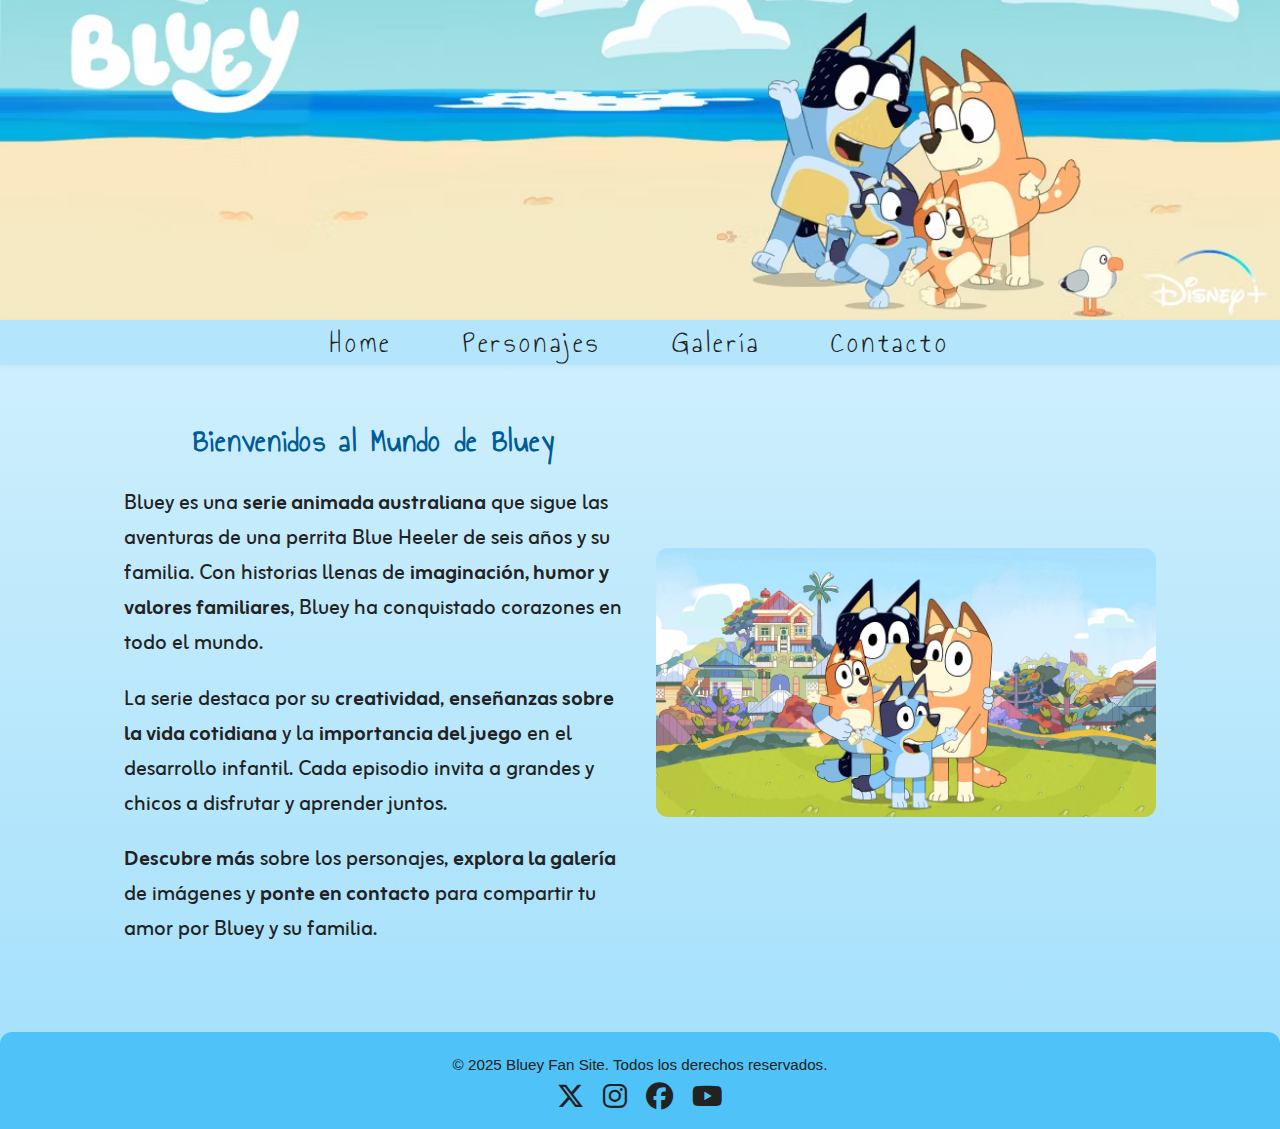
<file: index.html>
<!DOCTYPE html>
<html lang="es">
<head>
    <meta charset="UTF-8">
    <meta name="viewport" content="width=device-width, initial-scale=1.0">
    <title>Bluey - Página de Inicio</title>
    <link rel="preconnect" href="https://fonts.googleapis.com">
    <link rel="preconnect" href="https://fonts.gstatic.com" crossorigin>
    <link href="https://fonts.googleapis.com/css2?family=Annie+Use+Your+Telescope&family=Zain:wght@400;700&display=swap" rel="stylesheet">
    <link rel="stylesheet" href="css/estilos.css">
    <link rel="icon" href="img/logo-bluey.png">
    <!-- Iconos redes sociales (Font Awesome CDN) -->
    <link rel="stylesheet" href="https://cdnjs.cloudflare.com/ajax/libs/font-awesome/6.4.2/css/all.min.css">
</head>
<body>
    <header>
        <div class="header-top">
            <a href="index.html"><img src="img/Cabecera_bluey.webp" alt="Bluey cabecera" class="header-bg-img"></a>
        </div>
    <div class="header-bottom">
            <nav>
                <div class="hamburger" aria-label="Abrir menú" tabindex="0">
                    <span></span>
                    <span></span>
                    <span></span>
                </div>
                <div class="menu">
                    <a href="index.html">Home</a>
                    <a href="personajes.html">Personajes</a>
                    <a href="galeria.html">Galería</a>
                    <a href="contacto.html">Contacto</a>
                </div>
            </nav>
        </div>
    </header>
    <main>
        <section class="col">
            <h1>Bienvenidos al Mundo de Bluey</h1>
            <p class="zain-bold">Bluey es una <strong>serie animada australiana</strong> que sigue las aventuras de una perrita Blue Heeler de seis años y su familia. Con historias llenas de <strong>imaginación, humor y valores familiares</strong>, Bluey ha conquistado corazones en todo el mundo.</p>
            <p class="zain-bold">La serie destaca por su <strong>creatividad</strong>, <strong>enseñanzas sobre la vida cotidiana</strong> y la <strong>importancia del juego</strong> en el desarrollo infantil. Cada episodio invita a grandes y chicos a disfrutar y aprender juntos.</p>
            <p class="zain-bold"><strong>Descubre más</strong> sobre los personajes, <strong>explora la galería</strong> de imágenes y <strong>ponte en contacto</strong> para compartir tu amor por Bluey y su familia.</p>
        </section>
        <section class="col col-imagen">
            <img src="img/Familia_Bluey.webp" alt="Bluey y su familia" class="img-principal-col">
        </section>
    </main>

    <footer>
        <div class="legales">&copy; 2025 Bluey Fan Site. Todos los derechos reservados.</div>
        <div class="social-icons">
            <a href="https://x.com" target="_blank" aria-label="X"><i class="fab fa-x-twitter"></i></a>
            <a href="https://instagram.com" target="_blank" aria-label="Instagram"><i class="fab fa-instagram"></i></a>
            <a href="https://facebook.com" target="_blank" aria-label="Facebook"><i class="fab fa-facebook"></i></a>
            <a href="https://youtube.com" target="_blank" aria-label="YouTube"><i class="fab fa-youtube"></i></a>
        </div>
    </footer>
    <script src="js/menu.js"></script>
</body>
</html>
</file>
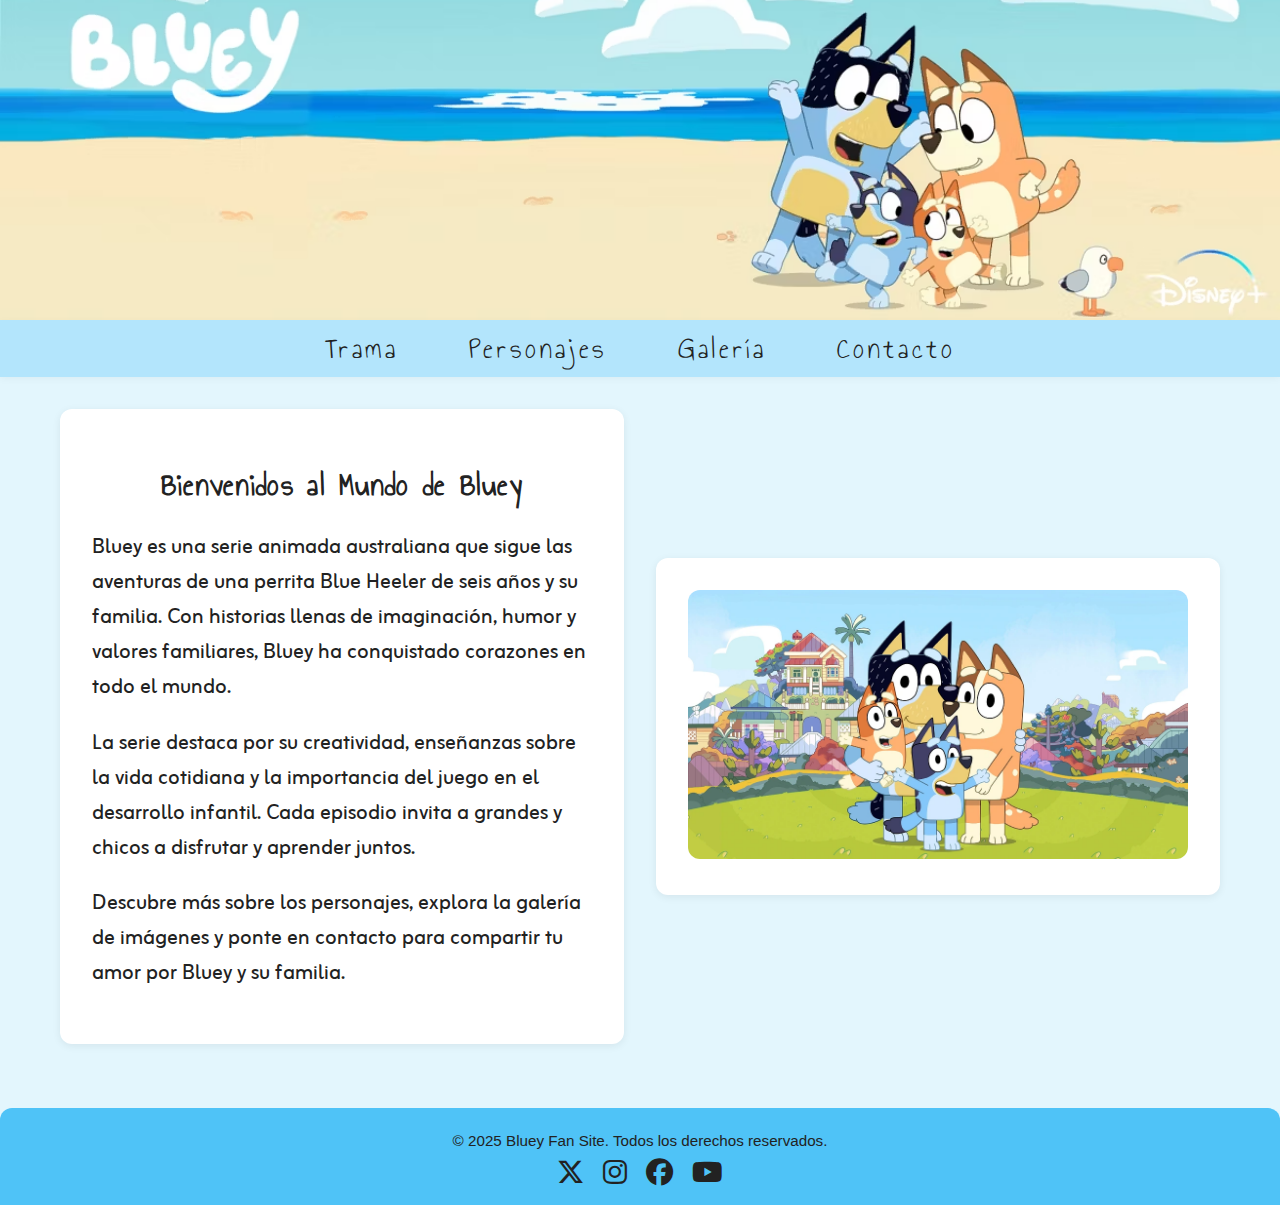
<file: Proyecto/index.html>
<!DOCTYPE html>
<html lang="es">
<head>
    <meta charset="UTF-8">
    <meta name="viewport" content="width=device-width, initial-scale=1.0">
    <title>Bluey - Página de Inicio</title>
    <link rel="preconnect" href="https://fonts.googleapis.com">
    <link rel="preconnect" href="https://fonts.gstatic.com" crossorigin>
    <link href="https://fonts.googleapis.com/css2?family=Annie+Use+Your+Telescope&family=Zain:wght@400;700&display=swap" rel="stylesheet">
    <link rel="stylesheet" href="css/estilos.css">
    <link rel="icon" href="img/logo-bluey.png">
    <!-- Iconos redes sociales (Font Awesome CDN) -->
    <link rel="stylesheet" href="https://cdnjs.cloudflare.com/ajax/libs/font-awesome/6.4.2/css/all.min.css">
</head>
<body>
    <header>
        <div class="header-top">
            <a href="index.html"><img src="img/Cabecera_bluey.webp" alt="Bluey cabecera" class="header-bg-img"></a>
        </div>
    <div class="header-bottom">
            <nav>
                <div class="hamburger" aria-label="Abrir menú" tabindex="0">
                    <span></span>
                    <span></span>
                    <span></span>
                </div>
                <div class="menu">
                    <a href="#trama">Trama</a>
                    <a href="Personajes.html">Personajes</a>
                    <a href="Galería.html">Galería</a>
                    <a href="contacto.html">Contacto</a>
                </div>
            </nav>
        </div>
    </header>
    <main>
        <section class="col">
            <h1>Bienvenidos al Mundo de Bluey</h1>
            <p class="zain-bold">Bluey es una serie animada australiana que sigue las aventuras de una perrita Blue Heeler de seis años y su familia. Con historias llenas de imaginación, humor y valores familiares, Bluey ha conquistado corazones en todo el mundo.</p>
            <p class="zain-bold">La serie destaca por su creatividad, enseñanzas sobre la vida cotidiana y la importancia del juego en el desarrollo infantil. Cada episodio invita a grandes y chicos a disfrutar y aprender juntos.</p>
            <p class="zain-bold">Descubre más sobre los personajes, explora la galería de imágenes y ponte en contacto para compartir tu amor por Bluey y su familia.</p>
        </section>
        <section class="col">
            <img src="img/Familia_Bluey.webp" alt="Bluey y su familia" class="img-principal-col">
        </section>
    </main>

    <footer>
        <div class="legales">&copy; 2025 Bluey Fan Site. Todos los derechos reservados.</div>
        <div class="social-icons">
            <a href="https://x.com" target="_blank" aria-label="X"><i class="fab fa-x-twitter"></i></a>
            <a href="https://instagram.com" target="_blank" aria-label="Instagram"><i class="fab fa-instagram"></i></a>
            <a href="https://facebook.com" target="_blank" aria-label="Facebook"><i class="fab fa-facebook"></i></a>
            <a href="https://youtube.com" target="_blank" aria-label="YouTube"><i class="fab fa-youtube"></i></a>
        </div>
    </footer>
    <script src="js/menu.js"></script>
</body>
</html>
</file>
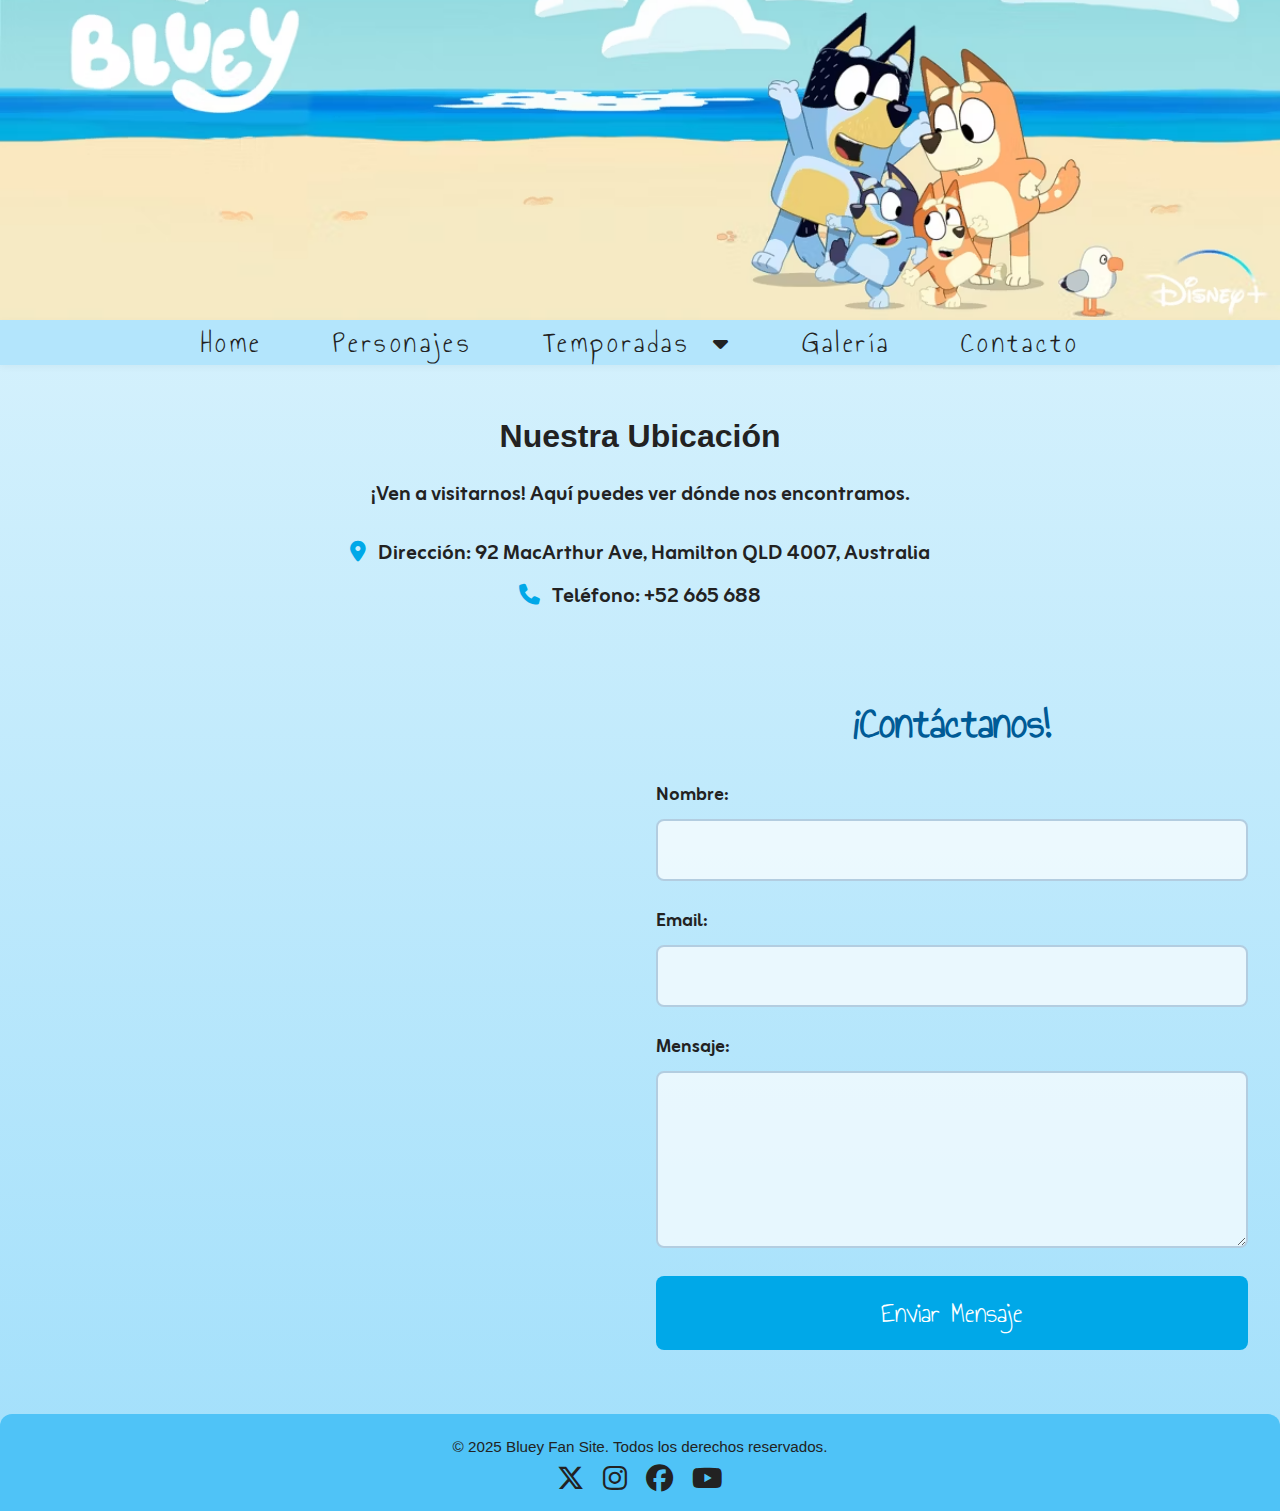
<file: contacto.html>
<!DOCTYPE html>
<html lang="es">
<head>
    <meta charset="UTF-8">
    <meta name="viewport" content="width=device-width, initial-scale=1.0">
    <title>Bluey - Contacto</title>
    <meta name="description" content="Ponte en contacto con nosotros. Encuentra nuestra ubicación, datos de contacto o envíanos un mensaje a través de nuestro formulario. ¡Nos encantaría saber de ti!">
    <link rel="preconnect" href="https://fonts.googleapis.com">
    <link rel="preconnect" href="https://fonts.gstatic.com" crossorigin>
    <link href="https://fonts.googleapis.com/css2?family=Annie+Use+Your+Telescope&family=Zain:wght@400;700&display=swap" rel="stylesheet">
    <link rel="stylesheet" href="css/estilos.css">
    <link rel="stylesheet" href="css/contacto.css"> <!-- Estilos para la página de contacto -->
    <link rel="icon" href="img/logo-bluey.png">
    <!-- Iconos redes sociales (Font Awesome CDN) -->
    <link rel="stylesheet" href="https://cdnjs.cloudflare.com/ajax/libs/font-awesome/6.4.2/css/all.min.css">
</head>
<body>
    <header>
        <div class="header-top">
            <a href="index.html"><img src="img/Cabecera_bluey.webp" alt="Bluey cabecera" class="header-bg-img"></a>
        </div>
        <div class="header-bottom">
            <nav>
                <div class="hamburger" aria-label="Abrir menú" tabindex="0">
                    <span></span>
                    <span></span>
                    <span></span>
                </div>
                <div class="menu">
                    <a href="index.html">Home</a>
                    <a href="personajes.html">Personajes</a>
                    <!-- Menú Desplegable Temporadas -->
                    <div class="dropdown">
                        <a href="javascript:void(0)" class="dropbtn">Temporadas <i class="fas fa-caret-down"></i></a>
                        <div class="dropdown-content">
                            <a href="temporadas.html#all">Todas</a>
                            <a href="temporadas.html#temporada-1">Temporada 1</a>
                            <a href="temporadas.html#temporada-2">Temporada 2</a>
                            <a href="temporadas.html#temporada-3">Temporada 3</a>
                        </div>
                    </div>
                    <a href="galeria.html">Galería</a>
                    <a href="contacto.html">Contacto</a>
                </div>
            </nav>
        </div>
    </header>
        <main>
        <div class="contact-header">
            <h1>Nuestra Ubicación</h1>
            <p class="zain-bold">¡Ven a visitarnos! Aquí puedes ver dónde nos encontramos.</p>
            <div class="contact-details">
                <p class="zain-bold"><i class="fas fa-map-marker-alt"></i> Dirección: 92 MacArthur Ave, Hamilton QLD 4007, Australia</p>
                <p class="zain-bold"><i class="fas fa-phone"></i> Teléfono: +52 665 688</p>
            </div>
        </div>

        <div class="contact-body">
            <div class="map-container">
                <iframe src="https://www.google.com/maps/embed?pb=!1m18!1m12!1m3!1d3540.7979770368984!2d153.08336319999998!3d-27.444406100000002!2m3!1f0!2f0!3f0!3m2!1i1024!2i768!4f13.1!3m3!1m2!1s0x6b915946d28696f7%3A0x114ef1574fb679aa!2sBluey%E2%80%99s%20World%20Brisbane!5e0!3m2!1ses-419!2sar!4v1758654653195!5m2!1ses-419!2sar" allowfullscreen="" loading="lazy" referrerpolicy="no-referrer-when-downgrade"></iframe>
            </div>
    
            <section class="contact-form-section">
                <h2>¡Contáctanos!</h2>
                <form id="contact-form" action="mailto:florencia.mnv@gmail.com?subject=Mensaje desde la web de Bluey" method="post" enctype="text/plain">
                    <div class="form-group">
                        <label for="nombre">Nombre:</label>
                        <input type="text" id="nombre" name="nombre">
                        <small class="error-text"></small>
                    </div>
                    <div class="form-group">
                        <label for="email">Email:</label>
                        <input type="email" id="email" name="email">
                        <small class="error-text"></small>
                    </div>
                    <div class="form-group">
                        <label for="mensaje">Mensaje:</label>
                        <textarea id="mensaje" name="mensaje" rows="5"></textarea>
                        <small class="error-text"></small>
                    </div>
                    <button type="submit" class="btn-submit">Enviar Mensaje</button>
                </form>
            </section>
        </div>
    </main>

    <footer>
        <div class="legales">&copy; 2025 Bluey Fan Site. Todos los derechos reservados.</div>
        <div class="social-icons">
            <a href="https://x.com" target="_blank" aria-label="X"><i class="fab fa-x-twitter"></i></a>
            <a href="https://instagram.com" target="_blank" aria-label="Instagram"><i class="fab fa-instagram"></i></a>
            <a href="https://facebook.com" target="_blank" aria-label="Facebook"><i class="fab fa-facebook"></i></a>
            <a href="https://youtube.com" target="_blank"aria-label="YouTube"><i class="fab fa-youtube"></i></a>
        </div>
    </footer>

    <script src="js/menu.js"></script>
    <script src="js/contacto.js"></script> <!-- Script para la validación del formulario -->
</body>
</html>
</file>
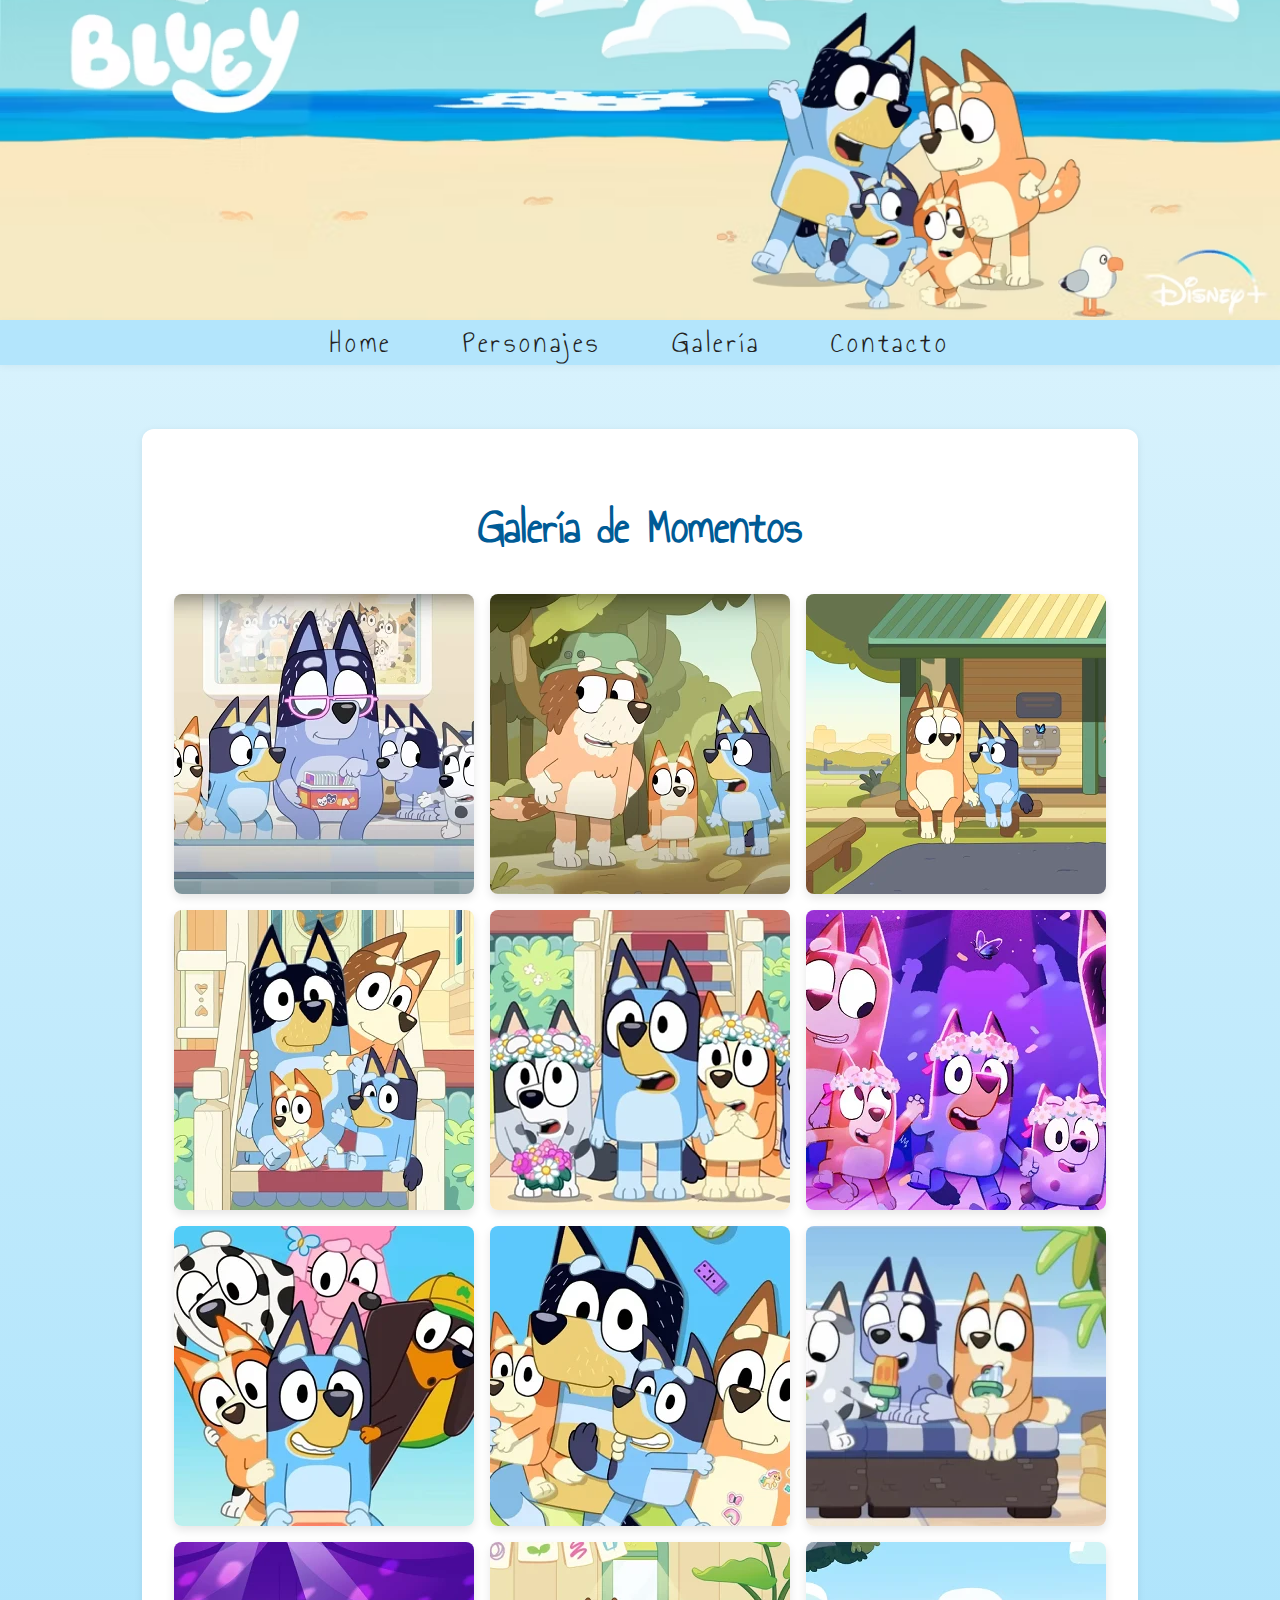
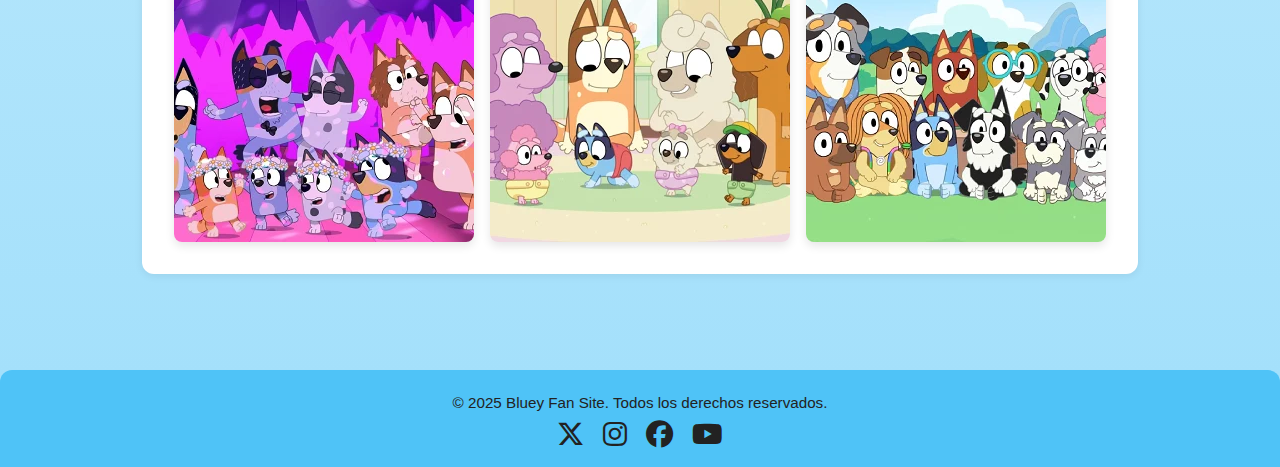
<file: galeria.html>
<!DOCTYPE html>
<html lang="es">
<head>
    <meta charset="UTF-8">
    <meta name="viewport" content="width=device-width, initial-scale=1.0">
    <title>Bluey - Galería</title>
    <link rel="preconnect" href="https://fonts.googleapis.com">
    <link rel="preconnect" href="https://fonts.gstatic.com" crossorigin>
    <link href="https://fonts.googleapis.com/css2?family=Annie+Use+Your+Telescope&family=Zain:wght@400;700&display=swap" rel="stylesheet">
    <link rel="stylesheet" href="css/estilos.css">
    <link rel="stylesheet" href="css/galeria.css"> <!-- Estilos para la galería -->
    <link rel="icon" href="img/logo-bluey.png">
    <!-- Iconos redes sociales (Font Awesome CDN) -->
    <link rel="stylesheet" href="https://cdnjs.cloudflare.com/ajax/libs/font-awesome/6.4.2/css/all.min.css">
</head>
<body>
    <header>
        <div class="header-top">
            <a href="index.html"><img src="img/Cabecera_bluey.webp" alt="Bluey cabecera" class="header-bg-img"></a>
        </div>
        <div class="header-bottom">
            <nav>
                <div class="hamburger" aria-label="Abrir menú" tabindex="0">
                    <span></span>
                    <span></span>
                    <span></span>
                </div>
                <div class="menu">
                    <a href="index.html">Home</a>
                    <a href="personajes.html">Personajes</a>
                    <a href="galeria.html">Galería</a>
                    <a href="contacto.html">Contacto</a>
                </div>
            </nav>
        </div>
    </header>

    <main>
        <section id="galeria" class="galeria-section">
            <h1 class="galeria-titulo">Galería de Momentos</h1>
            <div class="galeria-grid">
                <!-- Reemplaza los nombres de archivo 'fotoX.webp' con los tuyos -->
                <div class="galeria-item"><img src="img/Miniaturas/Bluey1_mini.webp" alt="Recuerdos de Bluey 1" data-full="img/Imágenes Listas/Bluey1.webp"></div>
                <div class="galeria-item"><img src="img/Miniaturas/Bluey2_mini.webp" alt="Recuerdos de Bluey 2" data-full="img/Imágenes Listas/Bluey2.webp"></div>
                <div class="galeria-item"><img src="img/Miniaturas/Bluey3_mini.webp" alt="Recuerdos de Bluey 3" data-full="img/Imágenes Listas/Bluey3.webp"></div>
                <div class="galeria-item"><img src="img/Miniaturas/Bluey4_mini.webp" alt="Recuerdos de Bluey 4" data-full="img/Imágenes Listas/Bluey4.webp"></div>
                <div class="galeria-item"><img src="img/Miniaturas/Bluey5_mini.webp" alt="Recuerdos de Bluey 5" data-full="img/Imágenes Listas/Bluey5.webp"></div>
                <div class="galeria-item"><img src="img/Miniaturas/Bluey6_mini.webp" alt="Recuerdos de Bluey 6" data-full="img/Imágenes Listas/Bluey6.webp"></div>
                <div class="galeria-item"><img src="img/Miniaturas/Bluey7_mini.webp" alt="Recuerdos de Bluey 7" data-full="img/Imágenes Listas/Bluey7.webp"></div>
                <div class="galeria-item"><img src="img/Miniaturas/Bluey8_mini.webp" alt="Recuerdos de Bluey 8" data-full="img/Imágenes Listas/Bluey8.webp"></div>
                <div class="galeria-item"><img src="img/Miniaturas/Bluey9_mini.webp" alt="Recuerdos de Bluey 9" data-full="img/Imágenes Listas/Bluey9.webp"></div>
                <div class="galeria-item"><img src="img/Miniaturas/Bluey10_mini.webp" alt="Recuerdos de Bluey 10" data-full="img/Imágenes Listas/Bluey10.webp"></div>
                <div class="galeria-item"><img src="img/Miniaturas/Bluey11_mini.webp" alt="Recuerdos de Bluey 11" data-full="img/Imágenes Listas/Bluey11.webp"></div>
                <div class="galeria-item"><img src="img/Miniaturas/Bluey12_mini.webp" alt="Recuerdos de Bluey 12" data-full="img/Imágenes Listas/Bluey12.webp"></div>
            </div>
        </section>
    </main>

    <!-- Estructura para el Lightbox (imagen ampliada) -->
    <div class="lightbox" id="lightbox">
        <span class="lightbox-cerrar" title="Cerrar">&times;</span>
        <a class="lightbox-prev" title="Anterior">&#10094;</a>
        <a class="lightbox-next" title="Siguiente">&#10095;</a>
        <img class="lightbox-contenido" id="lightbox-img">
    </div>

    <footer>
        <div class="legales">&copy; 2025 Bluey Fan Site. Todos los derechos reservados.</div>
        <div class="social-icons">
            <a href="https://x.com" target="_blank" aria-label="X"><i class="fab fa-x-twitter"></i></a>
            <a href="https://instagram.com" target="_blank" aria-label="Instagram"><i class="fab fa-instagram"></i></a>
            <a href="https://facebook.com" target="_blank" aria-label="Facebook"><i class="fab fa-facebook"></i></a>
            <a href="https://youtube.com" target="_blank" aria-label="YouTube"><i class="fab fa-youtube"></i></a>
        </div>
    </footer>

    <script src="js/menu.js"></script>
    <script src="js/galeria.js"></script> <!-- Script para la galería -->
</body>
</html>
</file>
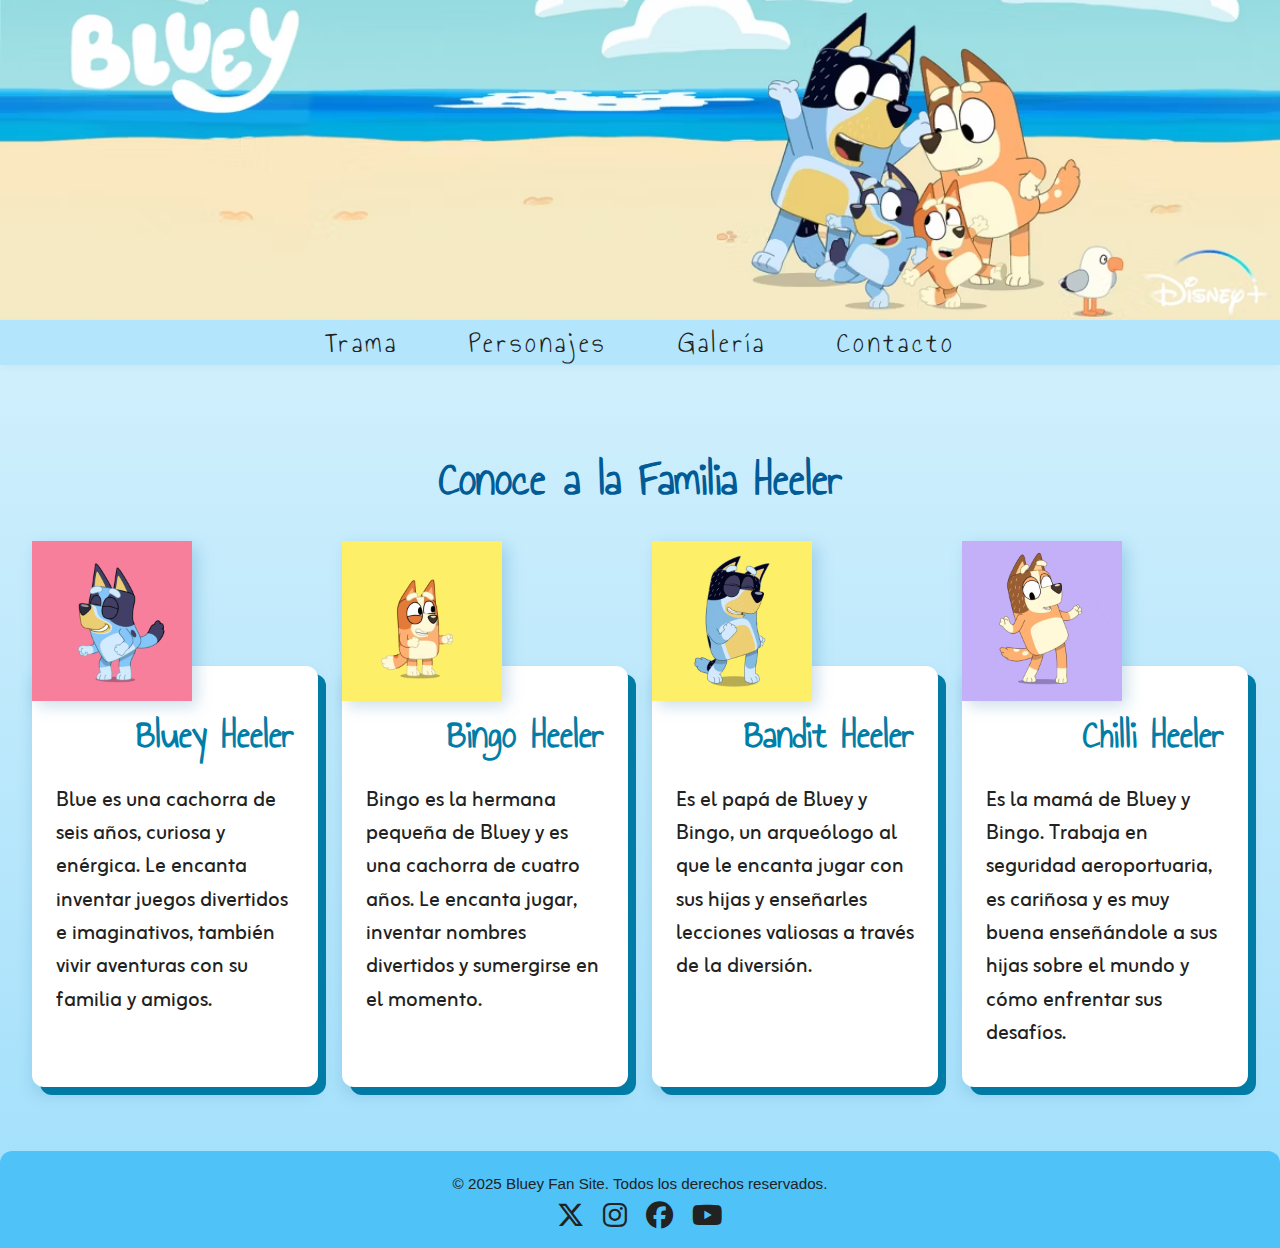
<file: Personajes.html>
<!DOCTYPE html>
<html lang="es">
<head>
    <meta charset="UTF-8">
    <meta name="viewport" content="width=device-width, initial-scale=1.0">
    <title>Bluey - Personajes</title>
    <link rel="preconnect" href="https://fonts.googleapis.com">
    <link rel="preconnect" href="https://fonts.gstatic.com" crossorigin>
    <link href="https://fonts.googleapis.com/css2?family=Annie+Use+Your+Telescope&family=Zain:wght@400;700&display=swap" rel="stylesheet">
    <link rel="stylesheet" href="css/estilos.css">
    <link rel="icon" href="img/logo-bluey.png">
    <!-- Iconos redes sociales (Font Awesome CDN) -->
    <link rel="stylesheet" href="https://cdnjs.cloudflare.com/ajax/libs/font-awesome/6.4.2/css/all.min.css">
</head>
<body>
    <header>
        <div class="header-top">
            <a href="index.html"><img src="img/Cabecera_bluey.webp" alt="Bluey cabecera" class="header-bg-img"></a>
        </div>
        <div class="header-bottom">
            <nav>
                <div class="hamburger" aria-label="Abrir menú" tabindex="0">
                    <span></span>
                    <span></span>
                    <span></span>
                </div>
                <div class="menu">
                    <a href="index.html#trama">Trama</a>
                    <a href="Personajes.html">Personajes</a>
                    <a href="Galería.html">Galería</a>
                    <a href="contacto.html">Contacto</a>
                </div>
            </nav>
        </div>
    </header>

    <main>
        <section class="full-width-section">
            <h1 class="personajes-titulo-principal">Conoce a la Familia Heeler</h1>
            <div class="personajes-container">
                <div class="personaje-card">
                    <img src="img/personajes/bluey.gif" alt="Bluey" class="personaje-img">
                    <h3>Bluey Heeler</h3>
                    <p>Blue es una cachorra de seis años, curiosa y enérgica. Le encanta inventar juegos divertidos e imaginativos, también vivir aventuras con su familia y amigos.</p>
                </div>
                <div class="personaje-card">
                    <img src="img/personajes/bingo.gif" alt="Bingo" class="personaje-img">
                    <h3>Bingo Heeler</h3>
                    <p>Bingo es la hermana pequeña de Bluey y es una cachorra de cuatro años. Le encanta jugar, inventar nombres divertidos y sumergirse en el momento.</p>
                </div>
                <div class="personaje-card">
                    <img src="img/personajes/bandit.gif" alt="Bandit" class="personaje-img">
                    <h3>Bandit Heeler</h3>
                    <p>Es el papá de Bluey y Bingo, un arqueólogo al que le encanta jugar con sus hijas y enseñarles lecciones valiosas a través de la diversión.</p>
                </div>
                <div class="personaje-card">
                    <img src="img/personajes/chilli.gif" alt="Chilli" class="personaje-img">
                    <h3>Chilli Heeler</h3>
                    <p>Es la mamá de Bluey y Bingo. Trabaja en seguridad aeroportuaria, es cariñosa y es muy buena enseñándole a sus hijas sobre el mundo y cómo enfrentar sus desafíos.</p>
                </div>
            </div>
        </section>
    </main>

    <footer>
        <div class="legales">&copy; 2025 Bluey Fan Site. Todos los derechos reservados.</div>
        <div class="social-icons">
            <a href="https://x.com" target="_blank" aria-label="X"><i class="fab fa-x-twitter"></i></a>
            <a href="https://instagram.com" target="_blank" aria-label="Instagram"><i class="fab fa-instagram"></i></a>
            <a href="https://facebook.com" target="_blank" aria-label="Facebook"><i class="fab fa-facebook"></i></a>
            <a href="https://youtube.com" target="_blank"aria-label="YouTube"><i class="fab fa-youtube"></i></a>
        </div>
    </footer>
    <script src="js/menu.js"></script>
</body>
</html>
</file>
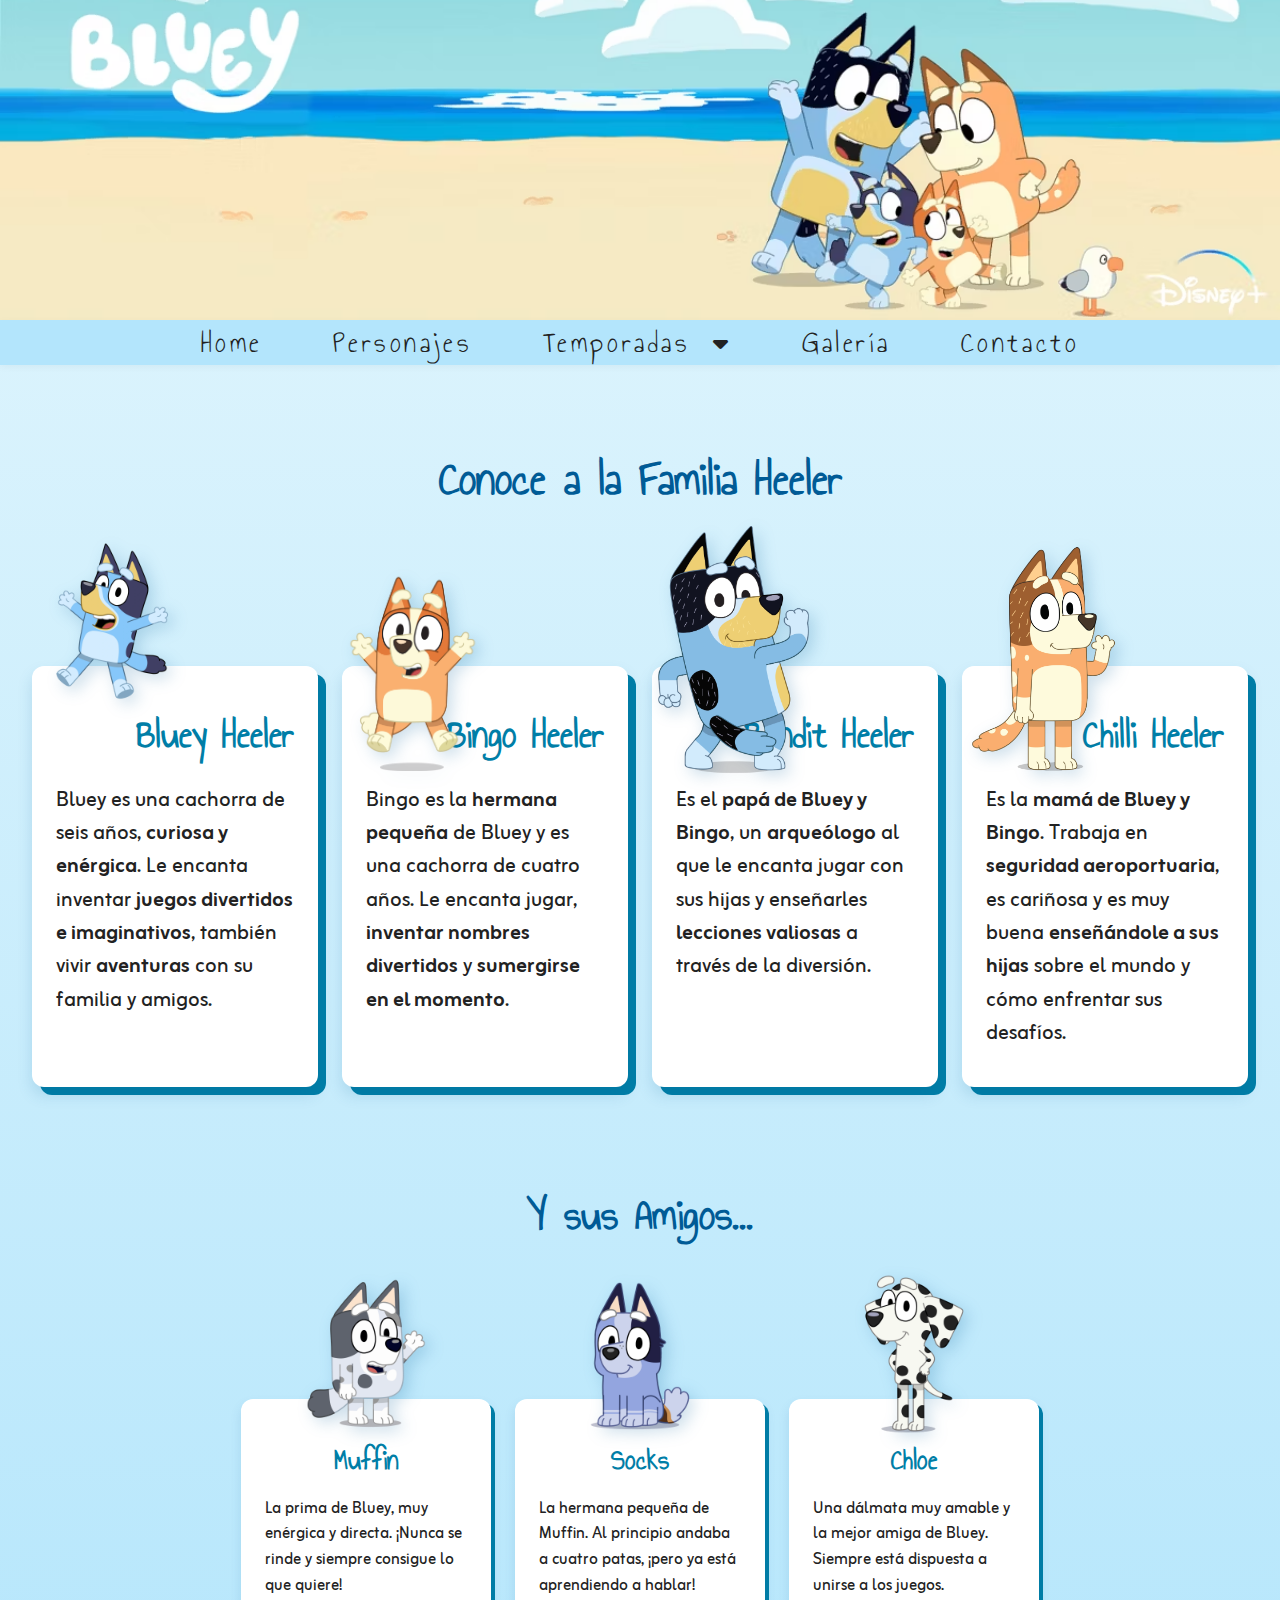
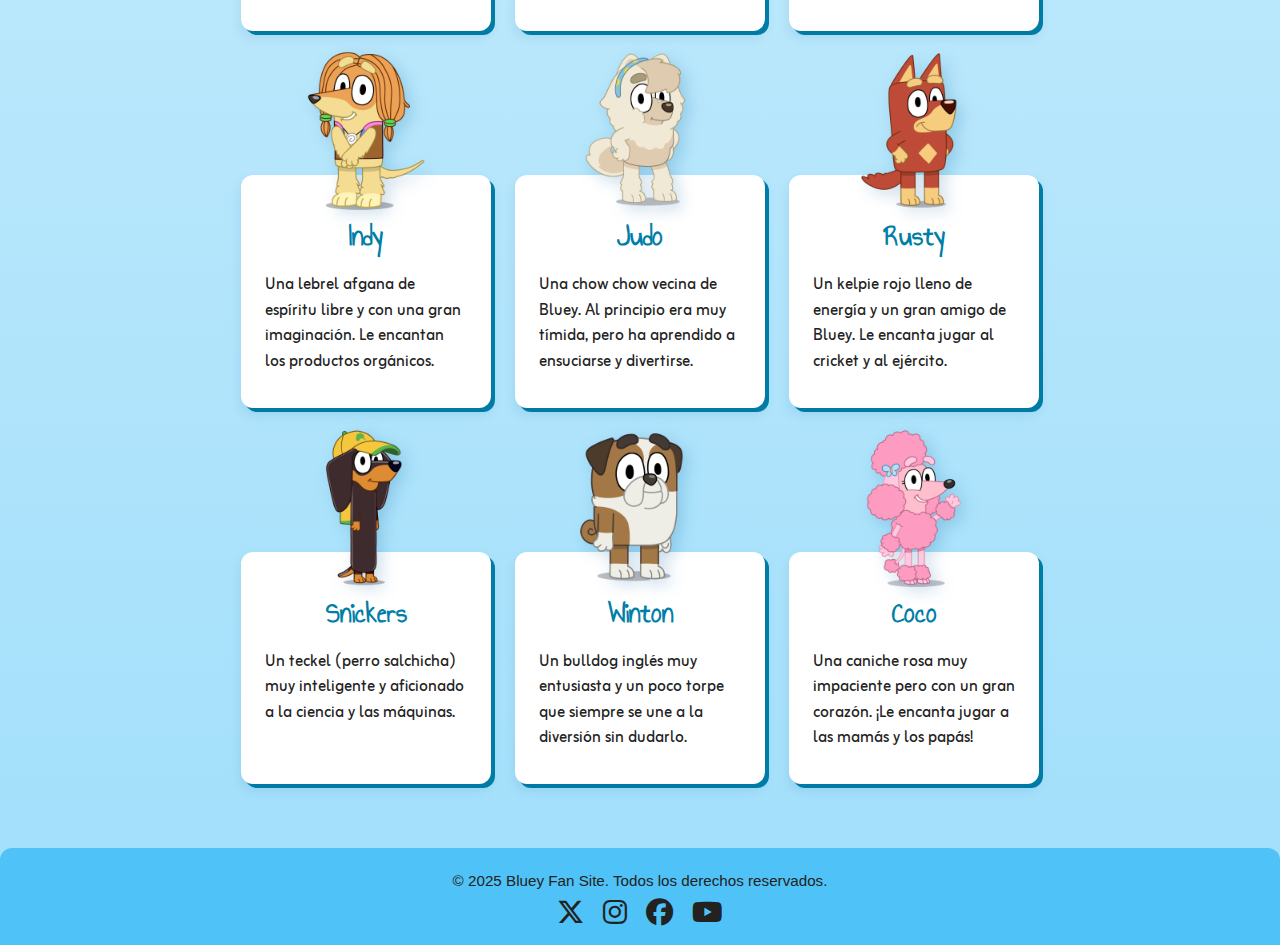
<file: personajes.html>
<!DOCTYPE html>
<html lang="es">
<head>
    <meta charset="UTF-8">
    <meta name="viewport" content="width=device-width, initial-scale=1.0">
    <title>Bluey - Personajes</title>
    <meta name="description" content="Conoce a los personajes de Bluey. Descubre más sobre Bluey, Bingo, su papá Bandit y su mamá Chilli. Aprende sobre la personalidad y las aventuras de la familia Heeler.">
    <link rel="preconnect" href="https://fonts.googleapis.com">
    <link rel="preconnect" href="https://fonts.gstatic.com" crossorigin>
    <link href="https://fonts.googleapis.com/css2?family=Annie+Use+Your+Telescope&family=Zain:wght@400;700&display=swap" rel="stylesheet">
    <link rel="stylesheet" href="css/estilos.css">
    <link rel="icon" href="img/logo-bluey.png">
    <!-- Iconos redes sociales (Font Awesome CDN) -->
    <link rel="stylesheet" href="https://cdnjs.cloudflare.com/ajax/libs/font-awesome/6.4.2/css/all.min.css">
</head>
<body>
    <header>
        <div class="header-top">
            <a href="index.html"><img src="img/Cabecera_bluey.webp" alt="Bluey cabecera" class="header-bg-img"></a>
        </div>
        <div class="header-bottom">
            <nav>
                <div class="hamburger" aria-label="Abrir menú" tabindex="0">
                    <span></span>
                    <span></span>
                    <span></span>
                </div>
                <div class="menu">
                    <a href="index.html">Home</a>
                    <a href="personajes.html">Personajes</a>
                    <!-- Menú Desplegable Temporadas -->
                    <div class="dropdown">
                        <a href="javascript:void(0)" class="dropbtn">Temporadas <i class="fas fa-caret-down"></i></a>
                        <div class="dropdown-content">
                            <a href="temporadas.html#all">Todas</a>
                            <a href="temporadas.html#temporada-1">Temporada 1</a>
                            <a href="temporadas.html#temporada-2">Temporada 2</a>
                            <a href="temporadas.html#temporada-3">Temporada 3</a>
                        </div>
                    </div>
                    <a href="galeria.html">Galería</a>
                    <a href="contacto.html">Contacto</a>
                </div>
            </nav>
        </div>
    </header>

    <main>
        <section class="full-width-section">
            <h1 class="personajes-titulo-principal">Conoce a la Familia Heeler</h1>
            <div class="personajes-container">
                <div class="personaje-card">
                    <img src="img/personajes/bluey.webp" alt="Bluey" class="personaje-img">
                    <h3>Bluey Heeler</h3>
                    <p>Bluey es una cachorra de seis años, <strong>curiosa y enérgica</strong>. Le encanta inventar <strong>juegos divertidos e imaginativos</strong>, también vivir <strong>aventuras</strong> con su familia y amigos.</p>
                </div>
                <div class="personaje-card">
                    <img src="img/personajes/bingo.webp" alt="Bingo" class="personaje-img">
                    <h3>Bingo Heeler</h3>
                    <p>Bingo es la <strong>hermana pequeña</strong> de Bluey y es una cachorra de cuatro años. Le encanta jugar, <strong>inventar nombres divertidos</strong> y <strong>sumergirse en el momento</strong>.</p>
                </div>
                <div class="personaje-card">
                    <img src="img/personajes/bandit.webp" alt="Bandit" class="personaje-img">
                    <h3>Bandit Heeler</h3>
                    <p>Es el <strong>papá de Bluey y Bingo</strong>, un <strong>arqueólogo</strong> al que le encanta jugar con sus hijas y enseñarles <strong>lecciones valiosas</strong> a través de la diversión.</p>
                </div>
                <div class="personaje-card">
                    <img src="img/personajes/chilli.webp" alt="Chilli" class="personaje-img">
                    <h3>Chilli Heeler</h3>
                    <p>Es la <strong>mamá de Bluey y Bingo</strong>. Trabaja en <strong>seguridad aeroportuaria</strong>, es cariñosa y es muy buena <strong>enseñándole a sus hijas</strong> sobre el mundo y cómo enfrentar sus desafíos.</p>
                </div>
            </div>
        </section>

        <!-- Nueva sección para los amigos -->
        <section class="full-width-section">
            <h2 class="personajes-titulo-secundario">Y sus Amigos...</h2>
            <div class="personajes-container amigos-container">
                <div class="personaje-card amigo-card">
                    <img src="img/personajes/muffin.webp" alt="Muffin" class="personaje-img">
                    <h3>Muffin</h3>
                    <p>La prima de Bluey, muy enérgica y directa. ¡Nunca se rinde y siempre consigue lo que quiere!</p>
                </div>
                <div class="personaje-card amigo-card">
                    <img src="img/personajes/socks.webp" alt="Socks" class="personaje-img">
                    <h3>Socks</h3>
                    <p>La hermana pequeña de Muffin. Al principio andaba a cuatro patas, ¡pero ya está aprendiendo a hablar!</p>
                </div>
                <div class="personaje-card amigo-card">
                    <img src="img/personajes/chloe.webp" alt="Chloe" class="personaje-img">
                    <h3>Chloe</h3>
                    <p>Una dálmata muy amable y la mejor amiga de Bluey. Siempre está dispuesta a unirse a los juegos.</p>
                </div>
                <div class="personaje-card amigo-card">
                    <img src="img/personajes/indy.webp" alt="Indy" class="personaje-img">
                    <h3>Indy</h3>
                    <p>Una lebrel afgana de espíritu libre y con una gran imaginación. Le encantan los productos orgánicos.</p>
                </div>
                <div class="personaje-card amigo-card">
                    <img src="img/personajes/judo.webp" alt="Judo" class="personaje-img">
                    <h3>Judo</h3>
                    <p>Una chow chow vecina de Bluey. Al principio era muy tímida, pero ha aprendido a ensuciarse y divertirse.</p>
                </div>
                <div class="personaje-card amigo-card">
                    <img src="img/personajes/rusty.webp" alt="Rusty" class="personaje-img">
                    <h3>Rusty</h3>
                    <p>Un kelpie rojo lleno de energía y un gran amigo de Bluey. Le encanta jugar al cricket y al ejército.</p>
                </div>
                <div class="personaje-card amigo-card">
                    <img src="img/personajes/snickers.webp" alt="Snickers" class="personaje-img">
                    <h3>Snickers</h3>
                    <p>Un teckel (perro salchicha) muy inteligente y aficionado a la ciencia y las máquinas.</p>
                </div>
                <div class="personaje-card amigo-card">
                    <img src="img/personajes/winton.webp" alt="Winton" class="personaje-img">
                    <h3>Winton</h3>
                    <p>Un bulldog inglés muy entusiasta y un poco torpe que siempre se une a la diversión sin dudarlo.</p>
                </div>
                <div class="personaje-card amigo-card">
                    <img src="img/personajes/coco.webp" alt="Coco" class="personaje-img">
                    <h3>Coco</h3>
                    <p>Una caniche rosa muy impaciente pero con un gran corazón. ¡Le encanta jugar a las mamás y los papás!</p>
                </div>
            </div>
        </section>

    </main>

    <footer>
        <div class="legales">&copy; 2025 Bluey Fan Site. Todos los derechos reservados.</div>
        <div class="social-icons">
            <a href="https://x.com" target="_blank" aria-label="X"><i class="fab fa-x-twitter"></i></a>
            <a href="https://instagram.com" target="_blank" aria-label="Instagram"><i class="fab fa-instagram"></i></a>
            <a href="https://facebook.com" target="_blank" aria-label="Facebook"><i class="fab fa-facebook"></i></a>
            <a href="https://youtube.com" target="_blank"aria-label="YouTube"><i class="fab fa-youtube"></i></a>
        </div>
    </footer>
    <script src="js/menu.js"></script>
</body>
</html>
</file>
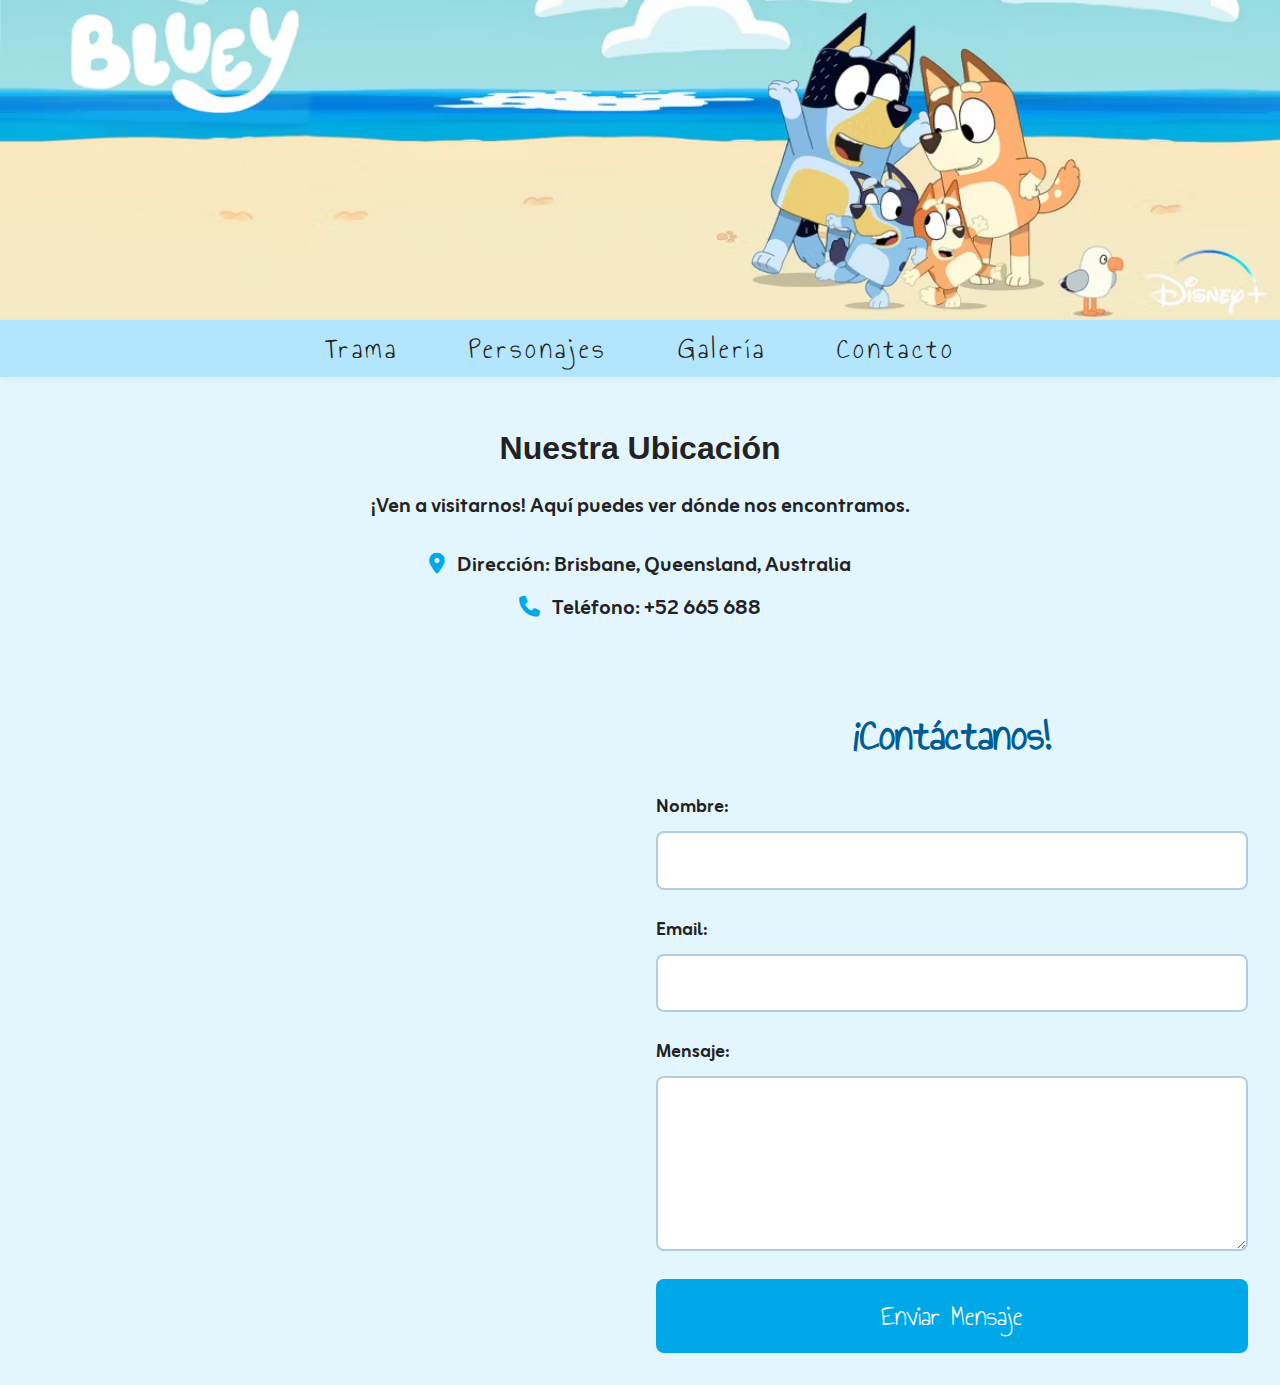
<file: Proyecto/contacto.html>
<!DOCTYPE html>
<html lang="es">
<head>
    <meta charset="UTF-8">
    <meta name="viewport" content="width=device-width, initial-scale=1.0">
    <title>Bluey - Contacto</title>
    <link rel="preconnect" href="https://fonts.googleapis.com">
    <link rel="preconnect" href="https://fonts.gstatic.com" crossorigin>
    <link href="https://fonts.googleapis.com/css2?family=Annie+Use+Your+Telescope&family=Zain:wght@400;700&display=swap" rel="stylesheet">
    <link rel="stylesheet" href="css/estilos.css">
    <link rel="stylesheet" href="css/contacto.css"> <!-- Estilos para la página de contacto -->
    <link rel="icon" href="img/logo-bluey.png">
    <!-- Iconos redes sociales (Font Awesome CDN) -->
    <link rel="stylesheet" href="https://cdnjs.cloudflare.com/ajax/libs/font-awesome/6.4.2/css/all.min.css">
</head>
<body>
    <header>
        <div class="header-top">
            <a href="index.html"><img src="img/Cabecera_bluey.webp" alt="Bluey cabecera" class="header-bg-img"></a>
        </div>
        <div class="header-bottom">
            <nav>
                <div class="hamburger" aria-label="Abrir menú" tabindex="0">
                    <span></span>
                    <span></span>
                    <span></span>
                </div>
                <div class="menu">
                    <a href="index.html#trama">Trama</a>
                    <a href="Personajes.html">Personajes</a>
                    <a href="Galería.html">Galería</a>
                    <a href="contacto.html">Contacto</a>
                </div>
            </nav>
        </div>
    </header>
        <main>
        <div class="contact-header">
            <h1>Nuestra Ubicación</h1>
            <p class="zain-bold">¡Ven a visitarnos! Aquí puedes ver dónde nos encontramos.</p>
            <div class="contact-details">
                <p class="zain-bold"><i class="fas fa-map-marker-alt"></i> Dirección: Brisbane, Queensland, Australia</p>
                <p class="zain-bold"><i class="fas fa-phone"></i> Teléfono: +52 665 688</p>
            </div>
        </div>

        <div class="contact-body">
            <div class="map-container">
                <iframe src="https://www.google.com/maps/embed?pb=!1m18!1m12!1m3!1d1286.616124792139!2d152.96832384599685!3d-27.627440643730747!2m3!1f0!2f0!3f0!3m2!1i1024!2i768!4f13.1!3m3!1m2!1s0x6b91579aac93d233%3A0x402a35af3deaf40!2sBrisbane%20Queensland%2C%20Australia!5e0!3m2!1ses-419!2sar!4v1756906857245!5m2!1ses-419!2sar" allowfullscreen="" loading="lazy" referrerpolicy="no-referrer-when-downgrade"></iframe>
            </div>
    
            <section class="contact-form-section">
                <h2>¡Contáctanos!</h2>
                <!-- Nota: Para que el formulario envíe emails, se necesita programación del lado del servidor (backend) -->
                <form action="#" method="post">
                    <div class="form-group">
                        <label for="nombre">Nombre:</label>
                        <input type="text" id="nombre" name="nombre" required>
                    </div>
                    <div class="form-group">
                        <label for="email">Email:</label>
                        <input type="email" id="email" name="email" required>
                    </div>
                    <div class="form-group">
                        <label for="mensaje">Mensaje:</label>
                        <textarea id="mensaje" name="mensaje" rows="5" required></textarea>
                    </div>
                    <button type="submit" class="btn-submit">Enviar Mensaje</button>
                </form>
            </section>
        </div>
    </main>

    <script src="js/menu.js"></script>
</body>
</html>
</file>
<file: css/estilos.css>
/* estilos.css - Estilos principales para el sitio Bluey */

/* --- ESTILOS GENERALES Y FUENTES --- */

*, *::before, *::after {
    box-sizing: border-box;
}

body {
    margin: 0;
    font-family: 'Segoe UI', Arial, sans-serif;
    /* Gradiente sutil para un fondo más dinámico */
    background-color: #e3f6fd; /* Color de respaldo para navegadores antiguos */
    background-image: linear-gradient(to bottom, #e3f6fd, #a1dffb); /* Gradiente más intenso y visible */
    color: #222;
    /* Asegura que el gradiente cubra toda la altura de la pantalla */
    min-height: 100vh;
}

.zain-bold {
    font-family: "Zain", sans-serif;
    font-weight: 700;
    font-style: normal;
    font-size: 1.3em;
}

/* --- CABECERA (HEADER) --- */

.header-top {
    width: 100%;
    /* height: 300px; */ /* Eliminamos la altura fija */
    position: relative;
    overflow: hidden;
    padding: 0;
    margin: 0;
    background: #b3e5fc;
}

.header-bg-img {
    width: 100%;
    height: auto; /* La altura se ajusta automáticamente */
    object-fit: contain;
    display: block;
    background: #b3e5fc;
    margin: 0 auto;
}

.header-bottom {
    width: 100%;
    background: #b3e5fc;
    display: flex;
    align-items: center;
    justify-content: center;
    height: 45px; /* Reducido para dar más espacio a la cabecera */
    min-height: 0;
    box-shadow: 0 2px 8px rgba(0,0,0,0.04);
    position: relative;
    z-index: 2;
}

/* --- NAVEGACIÓN Y MENÚ --- */

.header-bottom nav {
    width: 100%;
    display: flex;
    align-items: center;
    justify-content: center;
}

/* Menú horizontal centrado en header-bottom */
.menu {
    display: flex;
    flex-direction: row;
    background: transparent;
    position: static;
    top: auto;
    right: auto;
    min-width: 0;
    box-shadow: none;
    border-radius: 0;
    z-index: auto;
    margin: 0 auto;
}

.menu a {
    padding: 0.7rem 2.2rem;
    color: #222;
    text-decoration: none;
    font-weight: 400;
    font-size: 1.87rem;
    transition: background 0.2s, font-weight 0.2s;
    display: inline-block;
    font-family: 'Annie Use Your Telescope', cursive;
    letter-spacing: 0.12em;
}

.menu a:hover {
    background: #4fc3f7; /* Mismo color turquesa que el footer */
    font-weight: 700;   /* Texto en negrita al pasar el mouse */
}

.hamburger {
    display: none;
    flex-direction: column;
    justify-content: center;
    width: 32px;
    height: 32px;
    cursor: pointer;
    margin: 0 1rem; /* Ajustado para centrar correctamente en móvil */
}

.hamburger span {
    height: 4px;
    background: #222;
    margin: 4px 0;
    border-radius: 2px;
    transition: 0.3s;
}

/* --- ESTILOS DEL MENÚ DESPLEGABLE (DROPDOWN) --- */

.dropdown {
    position: relative;
    display: inline-block;
}

.dropdown .dropbtn {
    /* Hereda estilos de .menu a, no necesita re-declarar todo */
    border: none;
    outline: none;
    background-color: inherit;
    font-family: 'Annie Use Your Telescope', cursive; /* Asegura la misma tipografía que otros enlaces */
    font-size: 1.87rem; /* Asegura el mismo tamaño que otros enlaces */
    letter-spacing: 0.12em; /* Asegura el mismo espaciado que otros enlaces */
    margin: 0;
}

.dropdown .dropbtn .fa-caret-down {
    margin-left: 8px;
    font-size: 1.5rem;
}

.dropdown-content {
    display: none;
    position: absolute;
    background-color: #f1faff;
    min-width: 200px;
    box-shadow: 0px 8px 16px 0px rgba(0,0,0,0.2);
    z-index: 1;
    border-radius: 0 0 8px 8px;
}

.dropdown-content a {
    color: #222;
    padding: 12px 16px;
    text-decoration: none;
    display: block;
    text-align: left;
    font-size: 1.5rem; /* Ajustado para consistencia */
}

/* Se muestra cuando el JS le añade la clase .show */
.dropdown-content.show {
    display: block;
}

/* --- CONTENIDO PRINCIPAL (MAIN) --- */

main {
    display: flex;
    flex-wrap: wrap;
    justify-content: center;
    align-items: center; /* Cambiado de 'stretch' a 'center' */
    padding: 2rem;
    gap: 2rem;
}

.col {
    /* Cambiamos la base flexible a un porcentaje para forzar 2 columnas.
       Usamos calc() para restar el espacio del 'gap' y evitar desbordamientos.
       flex: grow shrink basis */
    flex: 1 1 calc(50% - 2rem);
    max-width: 500px; /* Mantenemos el max-width */
    background: transparent; /* Hacemos el fondo transparente */
    box-shadow: none; /* Quitamos la sombra del contenedor */
    padding: 0; /* Quitamos el padding, se manejará internamente */
    min-width: 280px;
}

.col h1 {
    font-family: 'Annie Use Your Telescope', cursive;
    letter-spacing: 0.04em;
    color: #005b96; /* Color azul que te gustó */
    font-weight: bold; /* Hacemos el texto más grueso para que resalte */
    text-align: center;
}

/* Fuente Zain para el texto del body (excepto títulos) */
.col p, .col li, .col span {
    font-family: 'Zain', sans-serif;
    font-weight: 400;
}

.col img {
    width: 100%;
    border-radius: 12px;
}

/* Estilo específico para la columna de la imagen principal */
.col-imagen {
    background: none;
    box-shadow: none;
    padding: 0;
    display: flex; /* Para centrar la imagen si es necesario */
    align-items: center;
}

/* --- PIE DE PÁGINA (FOOTER) --- */

footer {
    background: #4fc3f7;
    color: #222;
    text-align: center;
    padding: 1.5rem 1rem 1rem 1rem;
    margin-top: 2rem;
    border-radius: 12px 12px 0 0;
}

.legales {
    font-size: 0.95rem;
    margin-bottom: 0.5rem;
}

.social-icons {
    display: flex;
    justify-content: center;
    gap: 1.2rem;
}

.social-icons a {
    color: #222;
    font-size: 1.7rem;
    transition: color 0.2s;
}

.social-icons a:hover {
    color: #1976d2;
}

/* --- MEDIA QUERIES (DISEÑO RESPONSIVE) --- */

@media (max-width: 900px) {
    main {
        flex-direction: column;
        gap: 1.5rem;
    }
    .col {
        max-width: 100%;
        flex-grow: 0; /* Evita que las columnas se estiren verticalmente */
    }
    .header-bottom nav {
        justify-content: center; /* Centramos el menú hamburguesa */
    }
    .menu {
        display: none;
        flex-direction: column;
        background: #4fc3f7;
        position: absolute;
        top: 100%; /* Se posiciona justo debajo del header */
        left: 50%; /* Lo movemos al 50% del ancho del contenedor */
        transform: translateX(-50%); /* Lo centramos exactamente con una transformación */
        min-width: 180px;
        box-shadow: 0 2px 8px rgba(0,0,0,0.1);
        border-radius: 0 0 8px 8px;
        z-index: 10;
        margin-left: 0;
    }
    .menu.open {
        display: flex;
    }
    .hamburger {
        display: flex;
    }

    /* --- Ajustes del Dropdown para móvil --- */
    .dropdown {
        width: 100%;
    }
    .dropdown .dropbtn {
        width: 100%;
        text-align: center;
    }
    .dropdown-content {
        position: static; /* No es absoluto en móvil */
        display: none; /* Sigue oculto por defecto */
        background-color: #81d4fa; /* Un poco más oscuro para diferenciar */
        box-shadow: none;
        border-radius: 0;
        width: 100%;
    }

    /* --- Ajustes del Footer para móvil --- */
    footer {
        display: flex;
        flex-direction: column-reverse; /* Invierte el orden de los elementos */
        align-items: center;
        gap: 1rem; /* Espacio entre los iconos y el texto legal */
    }

    .legales {
        margin-bottom: 0; /* Quitamos el margen que tenía por defecto */
    }

    .social-icons {
        /* Aumentamos la separación un 30% (1.2rem * 1.3 = 1.56rem) */
        gap: 1.6rem;
    }

    .social-icons a {
        /* Aumentamos el tamaño un 30% (1.7rem * 1.3 = 2.21rem) */
        font-size: 2.2rem;
    }

    /* Forzamos 2 columnas para los amigos en móvil */
    .amigos-container {
        grid-template-columns: repeat(2, 1fr);
    }

    .episodio-card {
        min-height: 380px;
    }

    .episodio-card img {
        height: 100%;
        object-fit: cover;
    }

    .episodio-overlay h3 {
        font-size: 1.8rem;
    }

    .episodio-overlay p {
        font-size: 1.1rem;
    }
}

/* --- ESTILOS SECCIONES TRAMA Y PERSONAJES --- */

.full-width-section {
    flex-basis: 100%;
    background: transparent; /* Hacemos el fondo transparente */
    box-shadow: none; /* Quitamos la sombra */
    padding: 0; /* Quitamos el padding para que los elementos internos lo controlen */
    margin-top: 1rem; /* Espacio entre secciones */
}

.personajes-titulo-principal {
    font-family: 'Annie Use Your Telescope', cursive;
    font-size: 3rem;
    color: #005b96;
    text-align: center;
    margin-bottom: 2rem;
}

.personajes-titulo-secundario {
    font-family: 'Annie Use Your Telescope', cursive;
    font-size: 2.5rem; /* Un poco más pequeño que el principal */
    color: #007ea7; /* Un azul un poco más claro */
    text-align: center;
    margin: 3rem 0 2rem 0; /* Más margen superior para separar secciones */
}

.full-width-section h2 {
    font-family: 'Annie Use Your Telescope', cursive;
    font-size: 2.8rem;
    color: #005b96;
    text-align: center;
    margin-bottom: 1.5rem;
}

.full-width-section p {
    font-family: 'Zain', sans-serif;
    font-size: 1.2rem;
    line-height: 1.6;
    max-width: 800px;
    margin-left: auto;
    margin-right: auto;
    text-align: center;
}

.personajes-container {
    display: grid;
    grid-template-columns: repeat(auto-fit, minmax(220px, 1fr));
    gap: 1.5rem;
    margin-top: 2rem;
}

/* Contenedor específico para los amigos para limitar a 3 columnas */
.amigos-container {
    grid-template-columns: repeat(3, 250px); /* 3 columnas fijas en escritorio */
    justify-content: center; /* Centra las tarjetas si no ocupan todo el ancho */
}

.personaje-card {
    position: relative; /* Necesario para posicionar la imagen absolutamente */
    background-color: #fff; /* Fondo blanco como pediste */
    border-radius: 12px;
    padding: 2rem 1.5rem 1rem 1.5rem; /* Padding vertical reducido para achicar la tarjeta */
    text-align: center;
    transition: transform 0.3s ease, box-shadow 0.3s ease;
    margin-top: 120px; /* Margen superior unificado para TODAS las tarjetas de personajes */
    /* Efecto 3D con box-shadow: una sombra suave y una sólida azul */
    box-shadow: 0 8px 15px rgba(0, 91, 150, 0.15), 
                8px 8px 0px #007ea7; /* Borde 3D azul */
}

.personaje-card:hover {
    transform: translateY(-10px);
    box-shadow: 0 15px 25px rgba(0, 91, 150, 0.2), 
                8px 8px 0px #00a8e8; /* Cambiamos el color del borde 3D al hacer hover */
}

/* Estilo para las tarjetas de amigos con borde más fino */
.personaje-card.amigo-card {
    box-shadow: 0 6px 12px rgba(0, 91, 150, 0.12), 
                4px 4px 0px #007ea7; /* Borde 3D más fino */
}

.personaje-card.amigo-card:hover {
    transform: translateY(-8px);
    box-shadow: 0 12px 20px rgba(0, 91, 150, 0.18), 
                4px 4px 0px #00a8e8; /* Borde 3D más fino y brillante en hover */
}

.personaje-img {
    position: absolute; /* Posicionamiento absoluto relativo a la tarjeta */
    top: -125px; /* Subimos la imagen de forma más agresiva (aprox 30% más que antes) */
    left: 50%; /* La centramos horizontalmente */
    transform: translateX(-50%); /* Ajuste final para el centrado */
    max-width: 160px; /* Un poco más grande para que destaque */
    /* Filtro para una sombra sutil que combina con el fondo */
    filter: drop-shadow(5px 5px 8px rgba(0, 91, 150, 0.2));
}

/* Regla específica para mover solo las imágenes de la familia a la izquierda */
.personaje-card:not(.amigo-card) .personaje-img {
    left: 0; /* Alineamos al borde izquierdo */
    transform: translateX(0); /* Anulamos el centrado horizontal */
}

/* Ajuste específico para subir un poco más la imagen de Bandit */
.personaje-card img[src="img/personajes/bandit.webp"] {
    top: -140px;
}

/* Ajustes de tamaño para Bluey y Bingo para reflejar su edad */
.personaje-card img[src="img/personajes/bluey.webp"] {
    width: 170px;
}
.personaje-card img[src="img/personajes/bingo.webp"] {
    width: 140px;
    top: -95px; /* La bajamos un poco para alinearla visualmente */
}

.personaje-card h3 {
    font-family: 'Annie Use Your Telescope', cursive;
    font-size: 1.8rem;
    margin: 0.5rem 0;
    color: #007ea7;
}

/* Ajustes para el título (h3) de la familia */
.personaje-card:not(.amigo-card) h3 {
    font-size: 2.52rem; /* Aumentado un 40% */
    text-align: right; /* Alineado a la derecha */
}

.personaje-card p {
    font-size: 1rem;
    text-align: left; /* Alineamos solo el párrafo a la izquierda */
}

/* Aumentamos el tamaño de la fuente solo para la descripción de la familia */
.personaje-card:not(.amigo-card) p {
    font-size: 1.3rem; /* 30% más grande que 1rem */
}

/* --- ESTILOS PÁGINA TEMPORADAS --- */

.temporada-section {
    width: 100%;
    background: transparent; /* Hacemos el fondo transparente */
    box-shadow: none; /* Quitamos la sombra */
    padding: 0; /* Quitamos el padding */
    margin-top: 1rem;
    text-align: center;
}

.temporada-section h2 {
    font-family: 'Annie Use Your Telescope', cursive;
    font-size: 2.8rem;
    color: #005b96;
    margin-top: 0;
    margin-bottom: 2rem;
}

.episodios-grid {
    display: grid;
    /* Dos columnas en escritorio, cada una ocupando una fracción del espacio */
    grid-template-columns: repeat(2, 1fr);
    justify-content: center;
    gap: 1.5rem;
}

.episodio-card {
    position: relative;
    overflow: hidden;
    border-radius: 12px;
    box-shadow: 0 4px 10px rgba(0,0,0,0.1);
    cursor: pointer;
}

.episodio-card img {
    width: 100%;
    display: block;
    transition: transform 0.4s ease;
}

.episodio-card:hover img {
    transform: scale(1.1);
}

.episodio-overlay {
    position: absolute;
    bottom: 0;
    left: 0;
    right: 0;
    background: linear-gradient(to top, rgba(0, 53, 89, 0.95) 30%, rgba(0, 91, 150, 0) 100%); /* Degradado más oscuro y extendido */
    color: white;
    overflow: hidden;
    width: 100%;
    height: 100%;
    display: flex;
    flex-direction: column;
    justify-content: flex-end;
    padding: 1.5rem;
    box-sizing: border-box;
    opacity: 0;
    transition: opacity 0.4s ease;
    text-align: left;
}

.episodio-card:hover .episodio-overlay {
    opacity: 1;
}

.episodio-overlay h3 {
    font-family: 'Annie Use Your Telescope', cursive;
    font-size: 2.2rem;
    margin: 0 0 0.5rem 0;
    text-shadow: 1px 1px 3px rgba(0, 0, 0, 0.7); /* Sombra para mejorar la visibilidad */
    transform: translateY(20px);
    transition: transform 0.4s ease;
}

.episodio-card:hover .episodio-overlay h3 {
    transform: translateY(0);
}

.episodio-overlay p {
    font-family: 'Zain', sans-serif;
    font-size: 1.3rem;
    line-height: 1.4;
    margin: 0;
    text-shadow: 1px 1px 3px rgba(0, 0, 0, 0.7); /* Sombra para mejorar la visibilidad */
}

@media (max-width: 768px) {
    .episodios-grid {
        grid-template-columns: 1fr; /* Una sola columna en pantallas más pequeñas */
    }
}
</file>
<file: Proyecto/css/estilos.css>
/* estilos.css - Estilos principales para el sitio Bluey */

/* --- ESTILOS GENERALES Y FUENTES --- */

body {
    margin: 0;
    font-family: 'Segoe UI', Arial, sans-serif;
    background: #e3f6fd;
    color: #222;
}

.zain-bold {
    font-family: "Zain", sans-serif;
    font-weight: 700;
    font-style: normal;
    font-size: 1.3em;
}

/* --- CABECERA (HEADER) --- */

.header-top {
    width: 100vw;
    /* height: 300px; */ /* Eliminamos la altura fija */
    position: relative;
    overflow: hidden;
    padding: 0;
    margin: 0;
    background: #b3e5fc;
    left: 50%;
    transform: translateX(-50%);
}

.header-bg-img {
    width: 100vw;
    height: auto; /* La altura se ajusta automáticamente */
    object-fit: contain;
    display: block;
    background: #b3e5fc;
    margin: 0 auto;
}

.header-bottom {
    width: 100%;
    background: #b3e5fc;
    display: flex;
    align-items: center;
    justify-content: center;
    height: 57px; /* Reducido de 110px */
    min-height: 0;
    box-shadow: 0 2px 8px rgba(0,0,0,0.04);
    position: relative;
    z-index: 2;
}

/* --- NAVEGACIÓN Y MENÚ --- */

.header-bottom nav {
    width: 100%;
    display: flex;
    align-items: center;
    justify-content: center;
}

/* Menú horizontal centrado en header-bottom */
.menu {
    display: flex;
    flex-direction: row;
    background: transparent;
    position: static;
    top: auto;
    right: auto;
    min-width: 0;
    box-shadow: none;
    border-radius: 0;
    z-index: auto;
    margin: 0 auto;
}

.menu a {
    padding: 0.7rem 2.2rem;
    color: #222;
    text-decoration: none;
    font-weight: 400;
    font-size: 1.87rem;
    transition: background 0.2s, font-weight 0.2s;
    display: inline-block;
    font-family: 'Annie Use Your Telescope', cursive;
    letter-spacing: 0.12em;
}

.menu a:hover {
    background: #4fc3f7; /* Mismo color turquesa que el footer */
    font-weight: 700;   /* Texto en negrita al pasar el mouse */
}

.hamburger {
    display: none;
    flex-direction: column;
    justify-content: center;
    width: 32px;
    height: 32px;
    cursor: pointer;
    margin-left: 1rem;
}

.hamburger span {
    height: 4px;
    background: #222;
    margin: 4px 0;
    border-radius: 2px;
    transition: 0.3s;
}

/* --- CONTENIDO PRINCIPAL (MAIN) --- */

main {
    display: flex;
    flex-wrap: wrap;
    justify-content: center;
    align-items: center; /* Cambiado de 'stretch' a 'center' */
    padding: 2rem;
    gap: 2rem;
}

.col {
    flex: 1 1 320px;
    max-width: 500px;
    background: #fff;
    border-radius: 12px;
    box-shadow: 0 2px 8px rgba(0,0,0,0.07);
    padding: 2rem;
    min-width: 280px;
}

.col h1 {
    font-family: 'Annie Use Your Telescope', cursive;
    letter-spacing: 0.04em;
    text-align: center;
}

/* Fuente Zain para el texto del body (excepto títulos) */
.col p, .col li, .col span {
    font-family: 'Zain', sans-serif;
    font-weight: 400;
}

.col img {
    width: 100%;
    border-radius: 12px;
}

/* --- PIE DE PÁGINA (FOOTER) --- */

footer {
    background: #4fc3f7;
    color: #222;
    text-align: center;
    padding: 1.5rem 1rem 1rem 1rem;
    margin-top: 2rem;
    border-radius: 12px 12px 0 0;
}

.legales {
    font-size: 0.95rem;
    margin-bottom: 0.5rem;
}

.social-icons {
    display: flex;
    justify-content: center;
    gap: 1.2rem;
}

.social-icons a {
    color: #222;
    font-size: 1.7rem;
    transition: color 0.2s;
}

.social-icons a:hover {
    color: #1976d2;
}

/* --- MEDIA QUERIES (DISEÑO RESPONSIVE) --- */

@media (max-width: 900px) {
    main {
        flex-direction: column;
        gap: 1.5rem;
    }
    .col {
        max-width: 100%;
        flex-grow: 0; /* Evita que las columnas se estiren verticalmente */
    }
    .header-bottom nav {
        justify-content: flex-end;
    }
    .menu {
        display: none;
        flex-direction: column;
        background: #4fc3f7;
        position: absolute;
        top: 100%;
        right: 2rem;
        min-width: 180px;
        box-shadow: 0 2px 8px rgba(0,0,0,0.1);
        border-radius: 0 0 8px 8px;
        z-index: 10;
        margin-left: 0;
    }
    .menu.open {
        display: flex;
    }
    .hamburger {
        display: flex;
    }

    /* --- Ajustes del Footer para móvil --- */
    footer {
        display: flex;
        flex-direction: column-reverse; /* Invierte el orden de los elementos */
        align-items: center;
        gap: 1rem; /* Espacio entre los iconos y el texto legal */
    }

    .legales {
        margin-bottom: 0; /* Quitamos el margen que tenía por defecto */
    }

    .social-icons {
        /* Aumentamos la separación un 30% (1.2rem * 1.3 = 1.56rem) */
        gap: 1.6rem;
    }

    .social-icons a {
        /* Aumentamos el tamaño un 30% (1.7rem * 1.3 = 2.21rem) */
        font-size: 2.2rem;
    }
}

/* --- ESTILOS SECCIONES TRAMA Y PERSONAJES --- */

.full-width-section {
    flex-basis: 100%;
    background: #fff;
    border-radius: 12px;
    box-shadow: 0 2px 8px rgba(0,0,0,0.07);
    padding: 2rem;
    margin-top: 1rem; /* Espacio entre secciones */
}

.personajes-titulo-principal {
    font-family: 'Annie Use Your Telescope', cursive;
    font-size: 3rem;
    color: #005b96;
    text-align: center;
    margin-bottom: 2rem;
}

.full-width-section h2 {
    font-family: 'Annie Use Your Telescope', cursive;
    font-size: 2.8rem;
    color: #005b96;
    text-align: center;
    margin-bottom: 1.5rem;
}

.full-width-section p {
    font-family: 'Zain', sans-serif;
    font-size: 1.2rem;
    line-height: 1.6;
    max-width: 800px;
    margin-left: auto;
    margin-right: auto;
    text-align: center;
}

.personajes-container {
    display: grid;
    grid-template-columns: repeat(auto-fit, minmax(220px, 1fr));
    gap: 1.5rem;
    margin-top: 2rem;
}

.personaje-card {
    background-color: #f0faff;
    border: 2px solid #b3e5fc;
    border-radius: 12px;
    padding: 1.5rem;
    text-align: center;
    transition: transform 0.3s ease, box-shadow 0.3s ease;
}

.personaje-card:hover {
    transform: translateY(-10px);
    box-shadow: 0 10px 20px rgba(0,0,0,0.1);
}

.personaje-img {
    max-width: 150px;
    height: auto;
    margin-bottom: 1rem;
    /* Filtro para una sombra sutil que combina con el fondo */
    filter: drop-shadow(5px 5px 8px rgba(0, 91, 150, 0.2));
}

.personaje-card h3 {
    font-family: 'Annie Use Your Telescope', cursive;
    font-size: 1.8rem;
    margin: 0.5rem 0;
    color: #007ea7;
}

.personaje-card p {
    font-size: 1rem;
}
</file>
<file: css/contacto.css>
/* css/contacto.css - Estilos para la página de contacto */

/* Wrappers para el contenido de la página de contacto */
.contact-header, .contact-body {
    width: 100%;
}

.contact-header {
    text-align: center;
}

.contact-details {
    margin-top: 1.5rem;
}

.contact-details p {
    margin: 0.5rem 0;
}

.contact-details i {
    color: #00a8e8; /* Color azul brillante de Bluey */
    margin-right: 0.5rem;
}

/* Estilos para el contenedor del mapa */
.map-container {
    position: relative;
    overflow: hidden;
    padding-top: 56.25%; /* Proporción 16:9 para un mapa responsivo */
    margin: 2rem 0;
    width: 100%; /* Asegura que ocupe el ancho disponible */
}

.map-container iframe {
    position: absolute;
    top: 0;
    left: 0;
    width: 100%;
    height: 100%;
    border: 0;
}

.contact-form-section {
    margin: 4rem 1rem 2rem 1rem; /* Más margen superior para separarlo del mapa */
    max-width: 600px; /* Ancho máximo para el formulario */
    margin-left: auto;
    margin-right: auto;
}

.contact-form-section h2 {
    text-align: center;
    margin-bottom: 1.5rem;
    font-family: 'Annie Use Your Telescope', cursive;
    font-size: 2.8rem;
    color: #005b96; /* Un azul oscuro */
}

.form-group {
    margin-bottom: 1.5rem;
}

.form-group label {
    display: block;
    margin-bottom: 0.5rem;
    font-family: 'Zain', sans-serif;
    font-weight: 700;
    font-size: 1.2rem;
}

.form-group input,
.form-group textarea {
    width: 100%;
    padding: 0.9rem;
    border: 2px solid #b3cde0; /* Borde azul claro */
    border-radius: 8px;
    font-family: 'Zain', sans-serif;
    font-size: 1.1rem;
    box-sizing: border-box; /* Para que el padding no afecte el ancho total */
    background-color: rgba(255, 255, 255, 0.7); /* Fondo blanco semitransparente */
}

.btn-submit {
    display: block;
    width: 100%;
    padding: 1rem;
    background-color: #00a8e8; /* Un azul brillante como el de Bluey */
    color: white;
    border: none;
    border-radius: 8px;
    font-family: 'Annie Use Your Telescope', cursive;
    font-size: 1.8rem;
    cursor: pointer;
    transition: background-color 0.3s ease;
}

.btn-submit:hover {
    background-color: #007ea7; /* Azul más oscuro al pasar el mouse */
}

/* Media query para la página de contacto en escritorio */
@media (min-width: 901px) {
    .contact-body {
        display: flex;
        gap: 2rem;
        align-items: flex-start;
    }

    .map-container,
    .contact-form-section {
        flex: 1;
        margin: 0;
    }
}
</file>
<file: Proyecto/css/contacto.css>
/* css/contacto.css - Estilos para la página de contacto */

/* Wrappers para el contenido de la página de contacto */
.contact-header, .contact-body {
    width: 100%;
}

.contact-header {
    text-align: center;
}

.contact-details {
    margin-top: 1.5rem;
}

.contact-details p {
    margin: 0.5rem 0;
}

.contact-details i {
    color: #00a8e8; /* Color azul brillante de Bluey */
    margin-right: 0.5rem;
}

/* Estilos para el contenedor del mapa */
.map-container {
    position: relative;
    overflow: hidden;
    padding-top: 56.25%; /* Proporción 16:9 para un mapa responsivo */
    margin: 2rem 0;
    width: 100%; /* Asegura que ocupe el ancho disponible */
}

.map-container iframe {
    position: absolute;
    top: 0;
    left: 0;
    width: 100%;
    height: 100%;
    border: 0;
}

.contact-form-section {
    margin: 4rem 1rem 2rem 1rem; /* Más margen superior para separarlo del mapa */
    max-width: 600px; /* Ancho máximo para el formulario */
    margin-left: auto;
    margin-right: auto;
}

.contact-form-section h2 {
    text-align: center;
    margin-bottom: 1.5rem;
    font-family: 'Annie Use Your Telescope', cursive;
    font-size: 2.8rem;
    color: #005b96; /* Un azul oscuro */
}

.form-group {
    margin-bottom: 1.5rem;
}

.form-group label {
    display: block;
    margin-bottom: 0.5rem;
    font-family: 'Zain', sans-serif;
    font-weight: 700;
    font-size: 1.2rem;
}

.form-group input,
.form-group textarea {
    width: 100%;
    padding: 0.8rem;
    border: 2px solid #b3cde0; /* Borde azul claro */
    border-radius: 8px;
    font-family: 'Zain', sans-serif;
    font-size: 1.1rem;
    box-sizing: border-box; /* Para que el padding no afecte el ancho total */
}

.btn-submit {
    display: block;
    width: 100%;
    padding: 1rem;
    background-color: #00a8e8; /* Un azul brillante como el de Bluey */
    color: white;
    border: none;
    border-radius: 8px;
    font-family: 'Annie Use Your Telescope', cursive;
    font-size: 1.8rem;
    cursor: pointer;
    transition: background-color 0.3s ease;
}

.btn-submit:hover {
    background-color: #007ea7; /* Azul más oscuro al pasar el mouse */
}

/* Media query para la página de contacto en escritorio */
@media (min-width: 901px) {
    .contact-body {
        display: flex;
        gap: 2rem;
        align-items: flex-start;
    }

    .map-container,
    .contact-form-section {
        flex: 1;
        margin: 0;
    }
}
</file>
<file: css/galeria.css>
/* css/galeria.css - Estilos para la galería de imágenes y el lightbox */

/* --- SECCIÓN DE LA GALERÍA --- */

.galeria-section {
    padding: 2rem;
    background-color: #fff;
    margin: 2rem 0;
    border-radius: 12px;
    box-shadow: 0 2px 8px rgba(0,0,0,0.07);
}

.galeria-titulo {
    text-align: center;
    font-family: 'Annie Use Your Telescope', cursive;
    font-size: 3rem;
    color: #005b96;
    margin-bottom: 2rem;
}

.galeria-grid {
    display: grid;
    /* Crea 3 columnas en escritorio, y se ajusta a menos en pantallas pequeñas */
    grid-template-columns: repeat(3, 1fr);
    gap: 1rem;
}

.galeria-item {
    overflow: hidden;
    border-radius: 8px;
    box-shadow: 0 4px 10px rgba(0,0,0,0.1);
    cursor: pointer;
    position: relative; /* Necesario para posicionar el ícono de lupa */
    transition: transform 0.3s ease, box-shadow 0.3s ease;
}

.galeria-item:hover {
    transform: scale(1.05);
    box-shadow: 0 8px 15px rgba(0,0,0,0.2);
}

.galeria-item img {
    width: 100%;
    height: 100%;
    object-fit: cover; /* Asegura que la imagen llene el contenedor */
    display: block;
}



/* --- ESTILOS DEL LIGHTBOX --- */

.lightbox {
    display: none; /* Oculto por defecto */
    position: fixed;
    z-index: 1000;
    left: 0;
    top: 0;
    width: 100%;
    height: 100%;
    overflow: auto;
    background-color: rgba(0, 0, 0, 0.85); /* Fondo negro semitransparente */
    justify-content: center;
    align-items: center;
}

.lightbox.activo {
    display: flex; /* Se muestra con Flexbox para centrar */
}

.lightbox-contenido {
    max-width: 90%;
    max-height: 80%;
    display: block;
    margin: auto;
    animation: zoom 0.4s ease-in-out;
}

@keyframes zoom {
    from {transform: scale(0.5);}
    to {transform: scale(1);}
}

.lightbox .lightbox-cerrar {
    position: absolute;
    top: 20px;
    right: 35px;
    color: #fff;
    font-size: 40px;
    font-weight: bold;
    transition: color 0.3s;
    cursor: pointer;
}

.lightbox-cerrar:hover {
    color: #bbb;
}

/* --- Controles de Navegación del Lightbox --- */

.lightbox .lightbox-prev,
.lightbox .lightbox-next {
    cursor: pointer;
    position: absolute;
    top: 50%;
    width: auto;
    padding: 16px;
    margin-top: -30px;
    color: white;
    font-weight: bold;
    font-size: 24px;
    transition: background-color 0.3s ease;
    border-radius: 0 3px 3px 0;
    user-select: none; /* Evita que el texto se seleccione */
}

.lightbox-prev {
    left: 0;
    text-align: center;
}

.lightbox-next {
    right: 0;
    border-radius: 3px 0 0 3px;
}

.lightbox-prev:hover,
.lightbox-next:hover {
    /* Hacemos el fondo un poco más opaco al pasar el ratón */
    background-color: rgba(0, 0, 0, 0.8);
}

/* --- Media Queries para la galería --- */

@media (max-width: 768px) {
    .galeria-grid {
        grid-template-columns: repeat(2, 1fr); /* 2 columnas en tablets */
    }
}

/* --- Controles de Zoom del Lightbox --- */

.lightbox .lightbox-controles {
    position: absolute;
    top: 20px;
    right: 80px; /* Al lado del botón de cerrar */
    display: flex;
    gap: 10px;
}
.lightbox .lightbox-controles button {
    color: #fff;
    font-size: 24px;
    cursor: pointer;
    transition: background-color 0.3s;
    /* Creamos un círculo para el fondo */
    width: 44px;
    height: 44px;
    border-radius: 50%;
    display: flex;
    justify-content: center;
    align-items: center;
}

.lightbox-controles button:hover {
    background-color: rgba(0, 0, 0, 0.8);
}

/* --- Estilo para la imagen con zoom --- */

.lightbox-contenido.zoomed {
    max-width: none; /* Quita la restricción de ancho */
    max-height: none; /* Quita la restricción de alto */
    cursor: zoom-out;
}

/* --- Reset de estilos para botones en el lightbox --- */
.lightbox button {
    background: rgba(0, 0, 0, 0.5); /* Fondo oscuro semitransparente por defecto */
    border: none;
    padding: 0;
    margin: 0;
    font: inherit; /* Hereda toda la tipografía */
    color: inherit;
}
</file>
